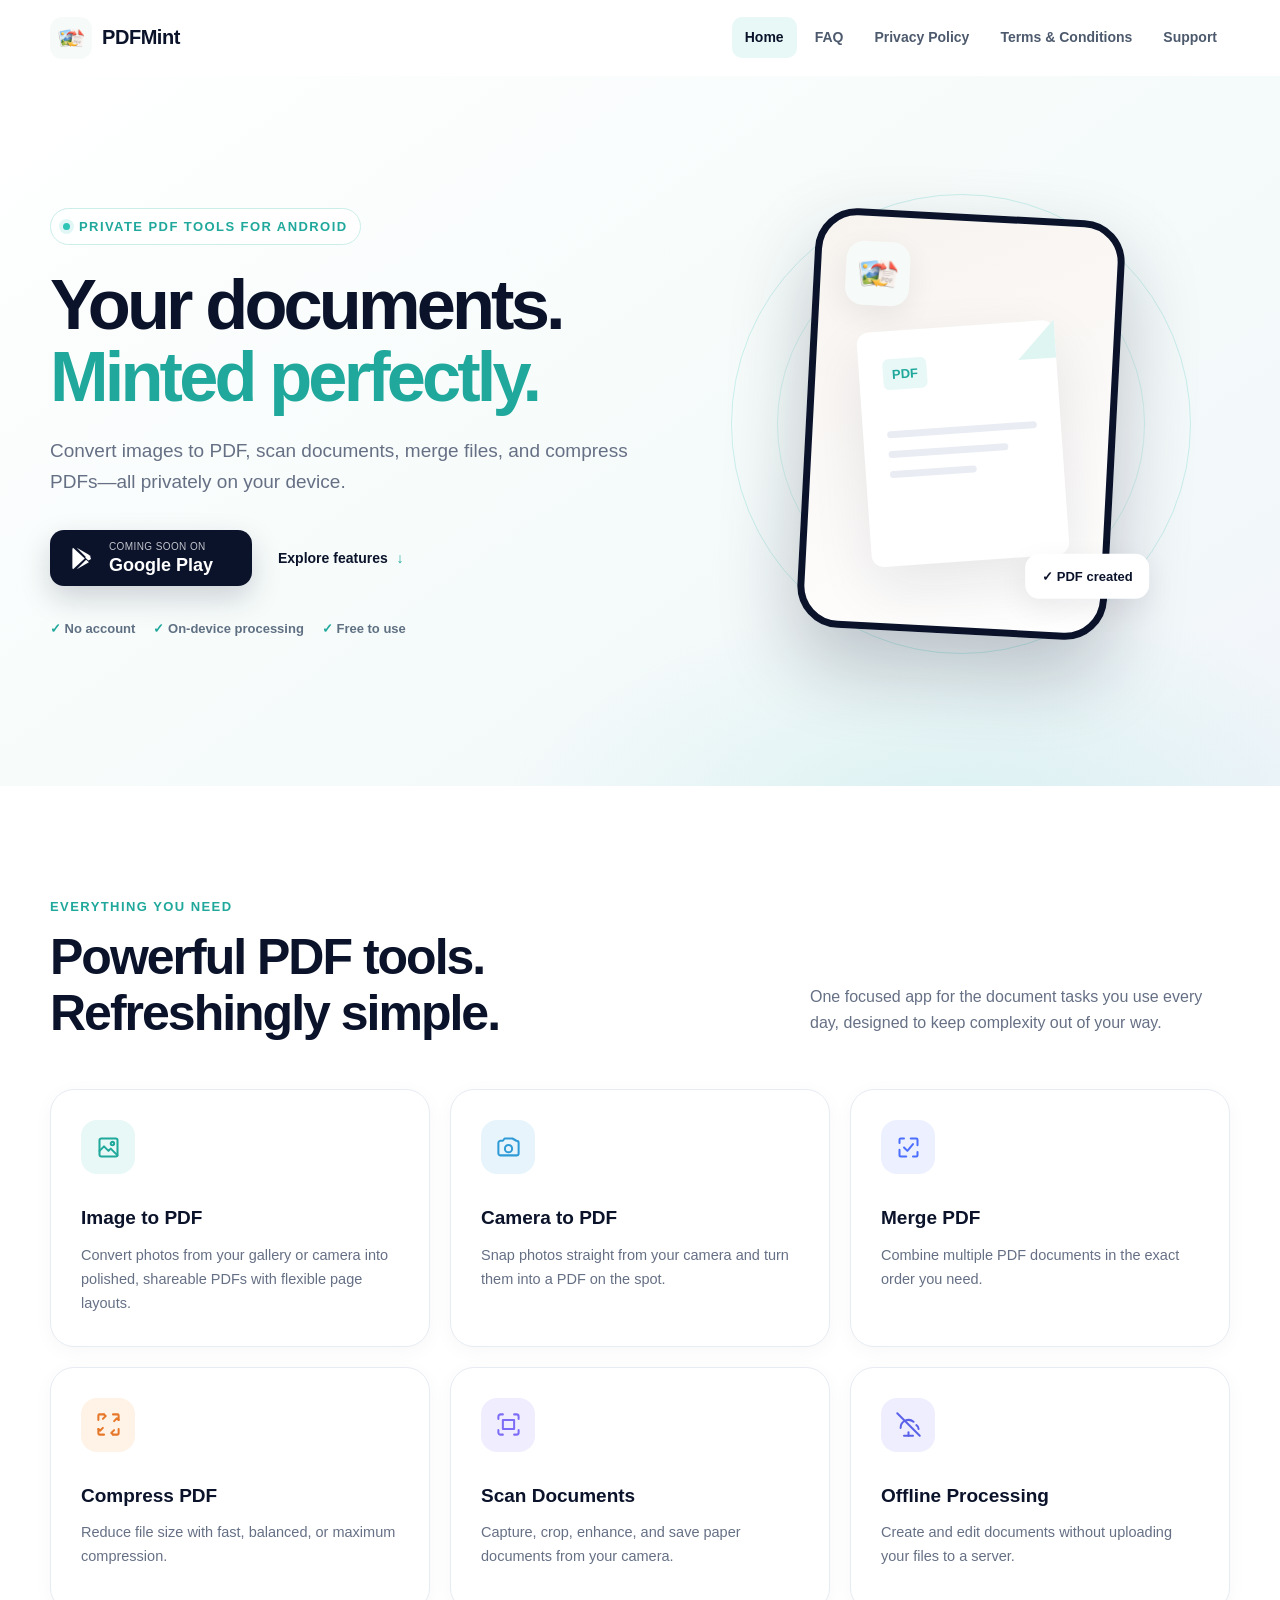
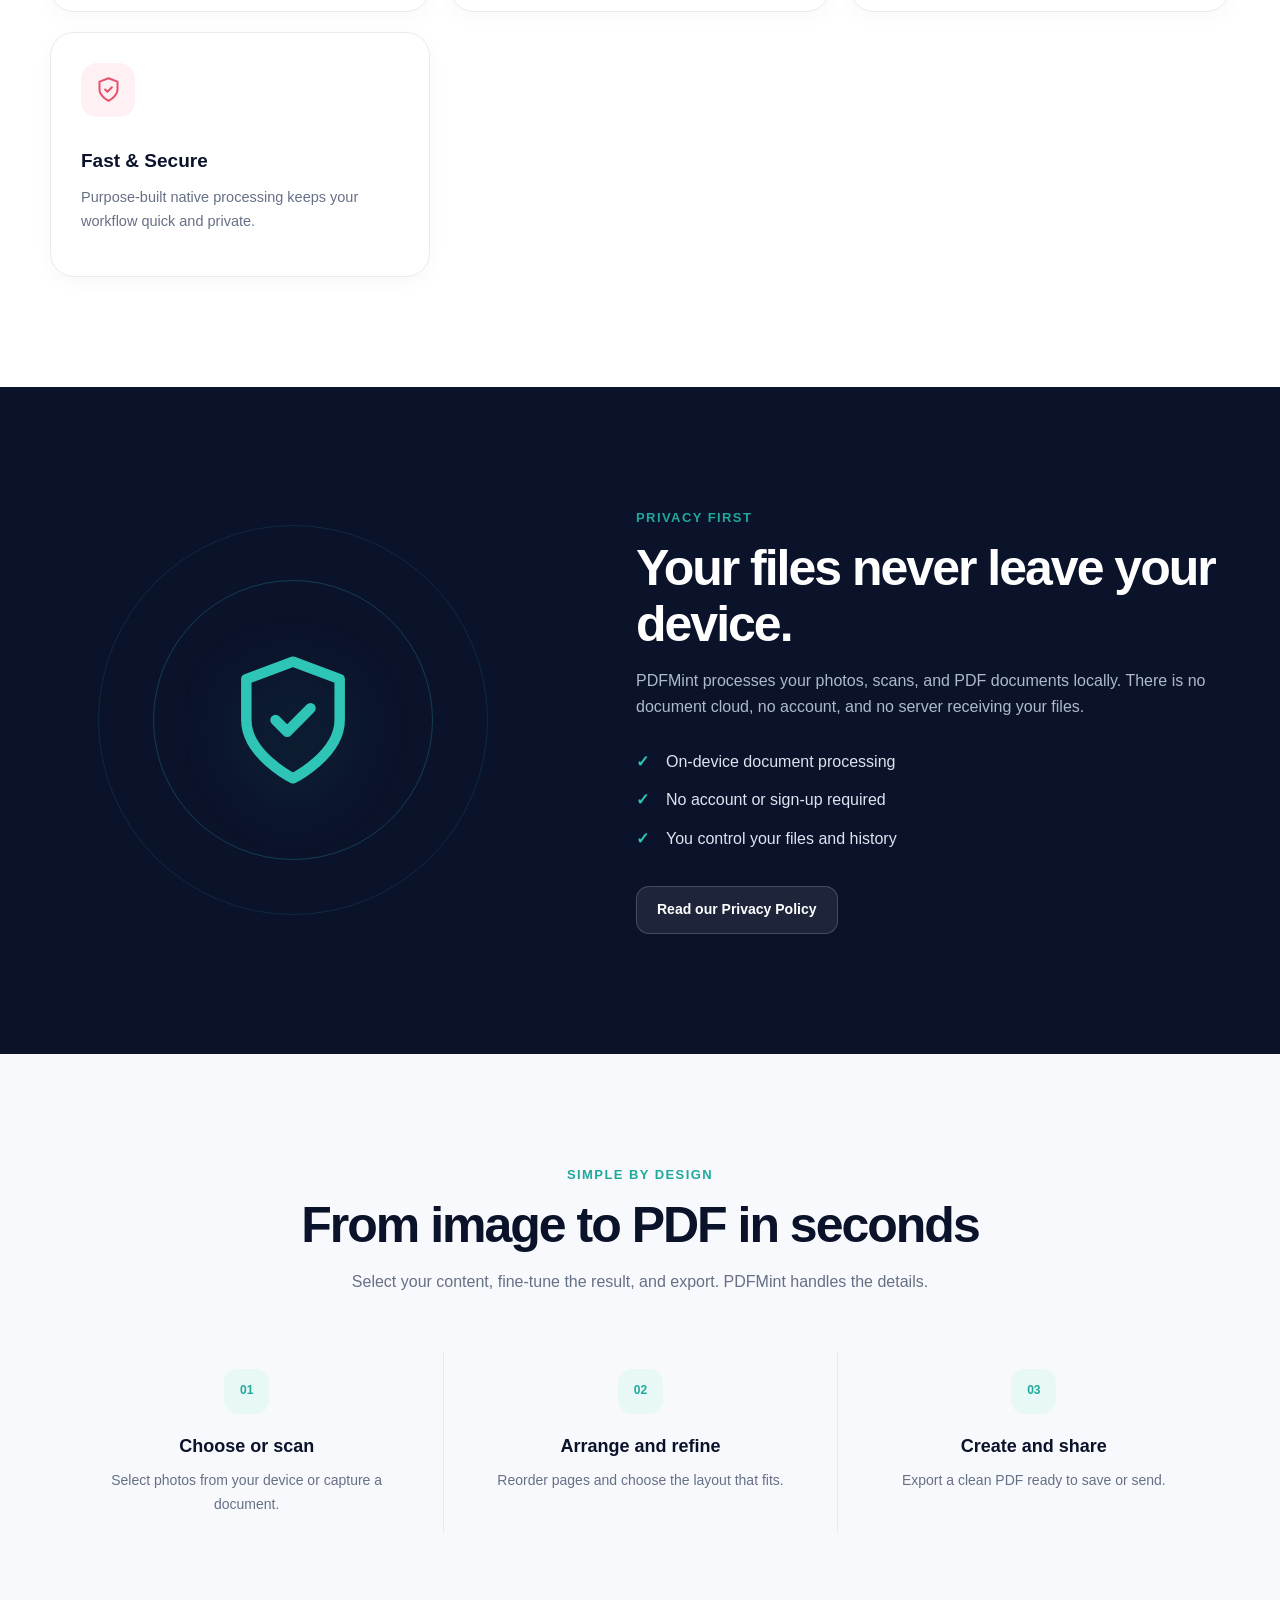
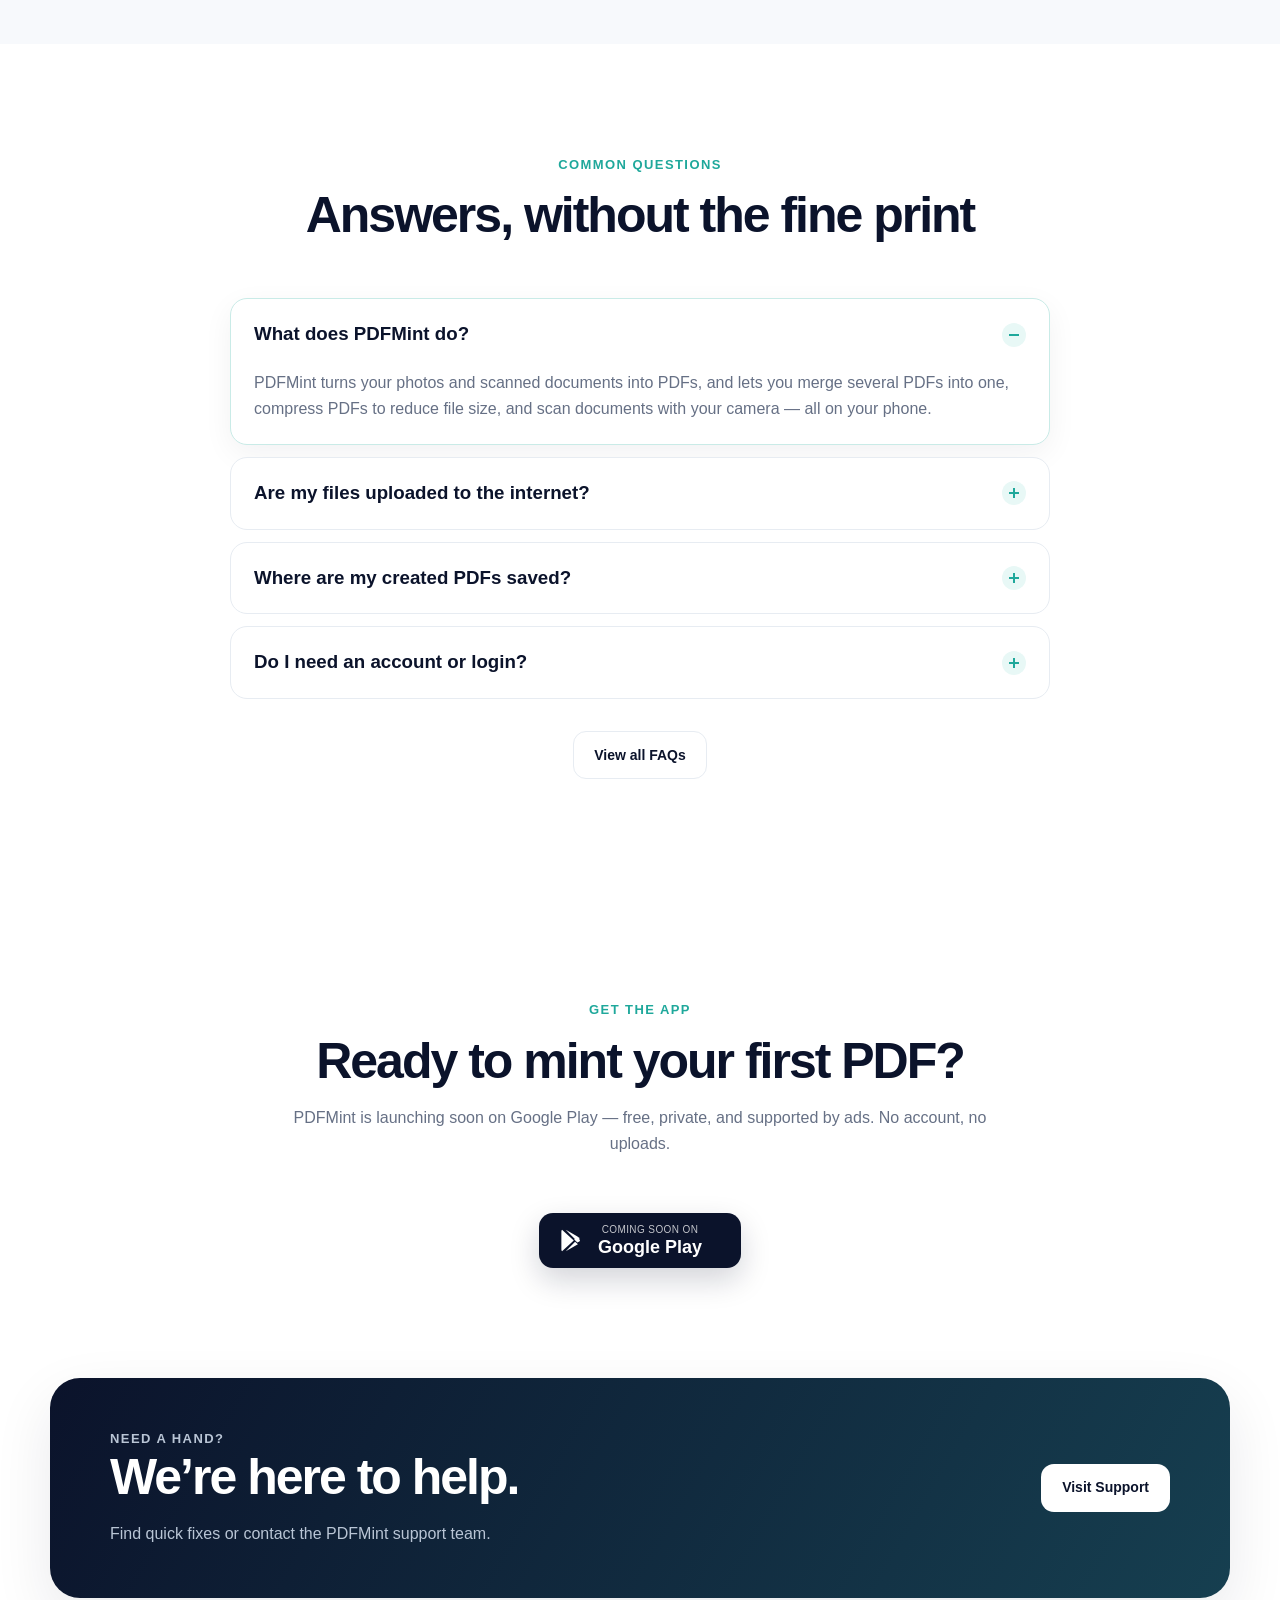
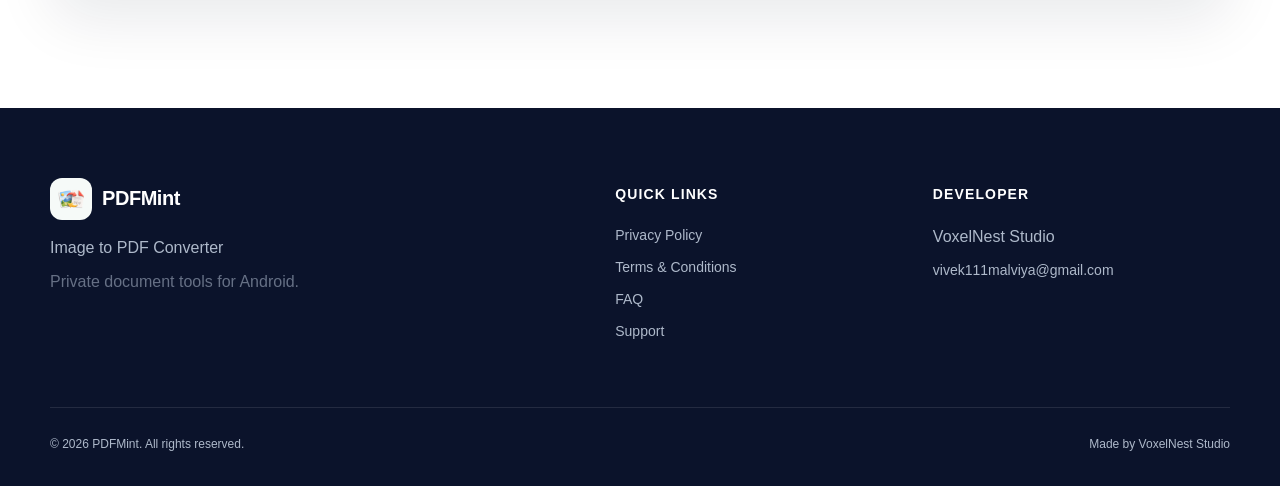
<file: index.html>
<!doctype html>
<html lang="en"><head>
  <meta charset="utf-8"><meta name="viewport" content="width=device-width,initial-scale=1">
  <title>PDFMint — Image to PDF Converter</title><meta name="description" content="Convert images to PDF, scan documents, merge PDFs, and compress files privately on your Android device with PDFMint.">
  <link rel="canonical" href="https://vmalviya2.github.io/pdfmint-website/"><meta name="theme-color" content="#2ec4b6">
  <meta property="og:type" content="website"><meta property="og:site_name" content="PDFMint"><meta property="og:title" content="PDFMint — Image to PDF Converter"><meta property="og:description" content="Convert images to PDF, scan documents, merge PDFs, and compress files privately on your Android device with PDFMint."><meta property="og:url" content="https://vmalviya2.github.io/pdfmint-website/"><meta property="og:image" content="https://vmalviya2.github.io/pdfmint-website/images/logo.png">
  <meta name="twitter:card" content="summary_large_image"><meta name="twitter:title" content="PDFMint — Image to PDF Converter"><meta name="twitter:description" content="Convert images to PDF, scan documents, merge PDFs, and compress files privately on your Android device with PDFMint."><meta name="twitter:image" content="https://vmalviya2.github.io/pdfmint-website/images/logo.png">
  <link rel="icon" href="favicon.ico" sizes="any"><link rel="icon" type="image/png" href="images/logo.png"><link rel="apple-touch-icon" href="images/logo.png"><link rel="manifest" href="manifest.json"><link rel="stylesheet" href="css/style.css">
  <script type="application/ld+json">{"@context":"https://schema.org","@type":"SoftwareApplication","name":"PDFMint","applicationCategory":"UtilitiesApplication","operatingSystem":"Android","description":"Convert images to PDF, scan documents, merge PDFs, and compress files privately on your Android device with PDFMint.","offers":{"@type":"Offer","price":"0","priceCurrency":"USD"},"author":{"@type":"Organization","name":"VoxelNest Studio"}}</script>
</head><body><header class="site-header" data-header>
  <div class="container nav-wrap">
    <a class="brand" href="index.html" aria-label="PDFMint home"><img src="images/logo.png" alt="" width="42" height="42"><span>PDFMint</span></a>
    <button class="nav-toggle" type="button" aria-label="Open navigation" aria-expanded="false" aria-controls="site-nav" data-nav-toggle><span></span><span></span><span></span></button>
    <nav id="site-nav" class="site-nav" aria-label="Primary navigation" data-nav><a href="index.html" aria-current="page" class="active">Home</a><a href="faq.html">FAQ</a><a href="privacy-policy.html">Privacy Policy</a><a href="terms-and-conditions.html">Terms & Conditions</a><a href="support.html">Support</a></nav>
  </div>
</header><main id="main-content"><section class="hero"><div class="hero-glow"></div><div class="container hero-grid">
    <div class="hero-copy"><div class="eyebrow"><span></span>Private PDF tools for Android</div><h1>Your documents.<br><em>Minted perfectly.</em></h1><p>Convert images to PDF, scan documents, merge files, and compress PDFs—all privately on your device.</p>
    <div class="hero-actions"><span class="store-button disabled" aria-label="Google Play release coming soon"><svg viewBox="0 0 24 24" aria-hidden="true"><path d="M3.6 2.4 14 12 3.6 21.6A2 2 0 0 1 3 20.1V3.9c0-.6.2-1.1.6-1.5Zm11.6 10.7 2.5 2.3-10.8 6.1 8.3-8.4Zm3.8-1.9c.7.4.7 1.2 0 1.6l-1.8 1-2.8-2.6 2.8-2.6 1.8 1Zm-12.1-8.7 10.8 6.1-2.5 2.3-8.3-8.4Z"/></svg><span><small>Coming soon on</small>Google Play</span></span><a class="text-link" href="#features">Explore features <span>↓</span></a></div>
    <div class="trust-row"><span>✓ No account</span><span>✓ On-device processing</span><span>✓ Free to use</span></div></div>
    <div class="hero-visual" aria-hidden="true"><div class="visual-orbit"></div><div class="phone-card"><img src="images/logo.png" alt=""><div class="pdf-sheet"><span>PDF</span><i></i><i></i><i></i></div><div class="success-pill">✓ PDF created</div></div></div>
  </div></section>
  <section class="section" id="features"><div class="container"><div class="section-heading"><div><p class="kicker">Everything you need</p><h2>Powerful PDF tools.<br>Refreshingly simple.</h2></div><p>One focused app for the document tasks you use every day, designed to keep complexity out of your way.</p></div><div class="feature-grid"><article class="feature-card"><div class="feature-icon image"><svg aria-hidden="true" viewBox="0 0 24 24" fill="none" stroke="currentColor" stroke-width="1.8" stroke-linecap="round" stroke-linejoin="round"><path d="M4 5.5A1.5 1.5 0 0 1 5.5 4h13A1.5 1.5 0 0 1 20 5.5v13a1.5 1.5 0 0 1-1.5 1.5h-13A1.5 1.5 0 0 1 4 18.5v-13Z"/><path d="m4 15 4-4 4 4 2-2 6 6"/><circle cx="15.5" cy="8.5" r="1.5"/></svg></div><h3>Image to PDF</h3><p>Convert photos from your gallery or camera into polished, shareable PDFs with flexible page layouts.</p></article><article class="feature-card"><div class="feature-icon camera"><svg aria-hidden="true" viewBox="0 0 24 24" fill="none" stroke="currentColor" stroke-width="1.8" stroke-linecap="round" stroke-linejoin="round"><path d="M3 8a2 2 0 0 1 2-2h2l1.5-2h7L19 6h0a2 2 0 0 1 2 2v9a2 2 0 0 1-2 2H5a2 2 0 0 1-2-2V8Z"/><circle cx="12" cy="13" r="3.2"/></svg></div><h3>Camera to PDF</h3><p>Snap photos straight from your camera and turn them into a PDF on the spot.</p></article><article class="feature-card"><div class="feature-icon merge"><svg aria-hidden="true" viewBox="0 0 24 24" fill="none" stroke="currentColor" stroke-width="1.8" stroke-linecap="round" stroke-linejoin="round"><path d="M8 4H5a1 1 0 0 0-1 1v3"/><path d="M16 20h3a1 1 0 0 0 1-1v-3"/><path d="M14 4h5a1 1 0 0 1 1 1v5"/><path d="M10 20H5a1 1 0 0 1-1-1v-5"/><path d="m8 12 3 3 5-6"/></svg></div><h3>Merge PDF</h3><p>Combine multiple PDF documents in the exact order you need.</p></article><article class="feature-card"><div class="feature-icon compress"><svg aria-hidden="true" viewBox="0 0 24 24" fill="none" stroke="currentColor" stroke-width="1.8" stroke-linecap="round" stroke-linejoin="round"><path d="m8 3 1.5 1.5L7 7"/><path d="M3 8V4a1 1 0 0 1 1-1h4"/><path d="m16 21-1.5-1.5L17 17"/><path d="M21 16v4a1 1 0 0 1-1 1h-4"/><path d="m21 8-1.5-1.5L17 9"/><path d="M16 3h4a1 1 0 0 1 1 1v4"/><path d="m3 16 1.5 1.5L7 15"/><path d="M8 21H4a1 1 0 0 1-1-1v-4"/></svg></div><h3>Compress PDF</h3><p>Reduce file size with fast, balanced, or maximum compression.</p></article><article class="feature-card"><div class="feature-icon scan"><svg aria-hidden="true" viewBox="0 0 24 24" fill="none" stroke="currentColor" stroke-width="1.8" stroke-linecap="round" stroke-linejoin="round"><path d="M3 7V5a2 2 0 0 1 2-2h2"/><path d="M17 3h2a2 2 0 0 1 2 2v2"/><path d="M21 17v2a2 2 0 0 1-2 2h-2"/><path d="M7 21H5a2 2 0 0 1-2-2v-2"/><path d="M7 8h10v8H7z"/></svg></div><h3>Scan Documents</h3><p>Capture, crop, enhance, and save paper documents from your camera.</p></article><article class="feature-card"><div class="feature-icon offline"><svg aria-hidden="true" viewBox="0 0 24 24" fill="none" stroke="currentColor" stroke-width="1.8" stroke-linecap="round" stroke-linejoin="round"><path d="M12 19v3"/><path d="M8 22h8"/><path d="M5 15a7 7 0 0 1 11.5-5.4"/><path d="M2 2 22 22"/><path d="M19 12.5c1.2.7 2 2 2 3.5"/></svg></div><h3>Offline Processing</h3><p>Create and edit documents without uploading your files to a server.</p></article><article class="feature-card"><div class="feature-icon secure"><svg aria-hidden="true" viewBox="0 0 24 24" fill="none" stroke="currentColor" stroke-width="1.8" stroke-linecap="round" stroke-linejoin="round"><path d="M12 22s8-4 8-10V5l-8-3-8 3v7c0 6 8 10 8 10Z"/><path d="m9 12 2 2 4-4"/></svg></div><h3>Fast & Secure</h3><p>Purpose-built native processing keeps your workflow quick and private.</p></article></div></div></section>
  <section class="privacy-section"><div class="container privacy-grid"><div class="privacy-art"><svg aria-hidden="true" viewBox="0 0 24 24" fill="none" stroke="currentColor" stroke-width="1.8" stroke-linecap="round" stroke-linejoin="round"><path d="M12 22s8-4 8-10V5l-8-3-8 3v7c0 6 8 10 8 10Z"/><path d="m9 12 2 2 4-4"/></svg><div class="privacy-ring one"></div><div class="privacy-ring two"></div></div><div><p class="kicker">Privacy first</p><h2>Your files never leave your device.</h2><p>PDFMint processes your photos, scans, and PDF documents locally. There is no document cloud, no account, and no server receiving your files.</p><ul class="check-list"><li>On-device document processing</li><li>No account or sign-up required</li><li>You control your files and history</li></ul><a class="button secondary" href="privacy-policy.html">Read our Privacy Policy</a></div></div></section>
  <section class="section workflow"><div class="container"><div class="center-heading"><p class="kicker">Simple by design</p><h2>From image to PDF in seconds</h2><p>Select your content, fine-tune the result, and export. PDFMint handles the details.</p></div><div class="steps"><article><span>01</span><h3>Choose or scan</h3><p>Select photos from your device or capture a document.</p></article><article><span>02</span><h3>Arrange and refine</h3><p>Reorder pages and choose the layout that fits.</p></article><article><span>03</span><h3>Create and share</h3><p>Export a clean PDF ready to save or send.</p></article></div></div></section>
  <section class="section faq-preview"><div class="container narrow"><div class="center-heading"><p class="kicker">Common questions</p><h2>Answers, without the fine print</h2></div><div class="accordion-list"><article class="accordion open"><h3><button type="button" aria-expanded="true" aria-controls="faq-panel-0" id="faq-button-0"><span>What does PDFMint do?</span><i aria-hidden="true"></i></button></h3><div class="accordion-panel" id="faq-panel-0" role="region" aria-labelledby="faq-button-0"><div class="accordion-content"><p>PDFMint turns your photos and scanned documents into PDFs, and lets you merge several PDFs into one, compress PDFs to reduce file size, and scan documents with your camera — all on your phone.</p></div></div></article><article class="accordion"><h3><button type="button" aria-expanded="false" aria-controls="faq-panel-1" id="faq-button-1"><span>Are my files uploaded to the internet?</span><i aria-hidden="true"></i></button></h3><div class="accordion-panel" id="faq-panel-1" role="region" aria-labelledby="faq-button-1"><div class="accordion-content"><p>No. All processing happens <strong>on your device</strong>. Your images and PDFs are never uploaded to our servers. Your files stay private to your phone.</p></div></div></article><article class="accordion"><h3><button type="button" aria-expanded="false" aria-controls="faq-panel-2" id="faq-button-2"><span>Where are my created PDFs saved?</span><i aria-hidden="true"></i></button></h3><div class="accordion-panel" id="faq-panel-2" role="region" aria-labelledby="faq-button-2"><div class="accordion-content"><p>They&#39;re saved on your device and listed in the in-app <strong>History</strong> screen, where you can open, share, or delete them anytime.</p></div></div></article><article class="accordion"><h3><button type="button" aria-expanded="false" aria-controls="faq-panel-3" id="faq-button-3"><span>Do I need an account or login?</span><i aria-hidden="true"></i></button></h3><div class="accordion-panel" id="faq-panel-3" role="region" aria-labelledby="faq-button-3"><div class="accordion-content"><p>No. PDFMint works without any sign-up, account, or login.</p></div></div></article></div><div class="center-action"><a class="button secondary" href="faq.html">View all FAQs</a></div></div></section>
  <section class="section" id="download"><div class="container narrow"><div class="center-heading"><p class="kicker">Get the app</p><h2>Ready to mint your first PDF?</h2><p>PDFMint is launching soon on Google Play — free, private, and supported by ads. No account, no uploads.</p></div><div class="center-action"><span class="store-button disabled" aria-label="Google Play release coming soon"><svg viewBox="0 0 24 24" aria-hidden="true"><path d="M3.6 2.4 14 12 3.6 21.6A2 2 0 0 1 3 20.1V3.9c0-.6.2-1.1.6-1.5Zm11.6 10.7 2.5 2.3-10.8 6.1 8.3-8.4Zm3.8-1.9c.7.4.7 1.2 0 1.6l-1.8 1-2.8-2.6 2.8-2.6 1.8 1Zm-12.1-8.7 10.8 6.1-2.5 2.3-8.3-8.4Z"/></svg><span><small>Coming soon on</small>Google Play</span></span></div></div></section><section class="section support-cta"><div class="container"><div class="cta-card"><div><p class="kicker">Need a hand?</p><h2>We’re here to help.</h2><p>Find quick fixes or contact the PDFMint support team.</p></div><a class="button light" href="support.html">Visit Support</a></div></div></section></main><footer class="site-footer"><div class="container footer-grid">
    <div class="footer-brand"><a class="brand" href="index.html"><img src="images/logo.png" alt="" width="42" height="42"><span>PDFMint</span></a><p>Image to PDF Converter</p><p class="muted">Private document tools for Android.</p></div>
    <div><h2>Quick links</h2><a href="privacy-policy.html">Privacy Policy</a><a href="terms-and-conditions.html">Terms & Conditions</a><a href="faq.html">FAQ</a><a href="support.html">Support</a></div>
    <div><h2>Developer</h2><p>VoxelNest Studio</p><a href="mailto:vivek111malviya@gmail.com">vivek111malviya@gmail.com</a></div>
  </div><div class="container footer-bottom"><p>© 2026 PDFMint. All rights reserved.</p><p>Made by VoxelNest Studio</p></div></footer><script src="js/app.js" defer></script></body></html>
</file>
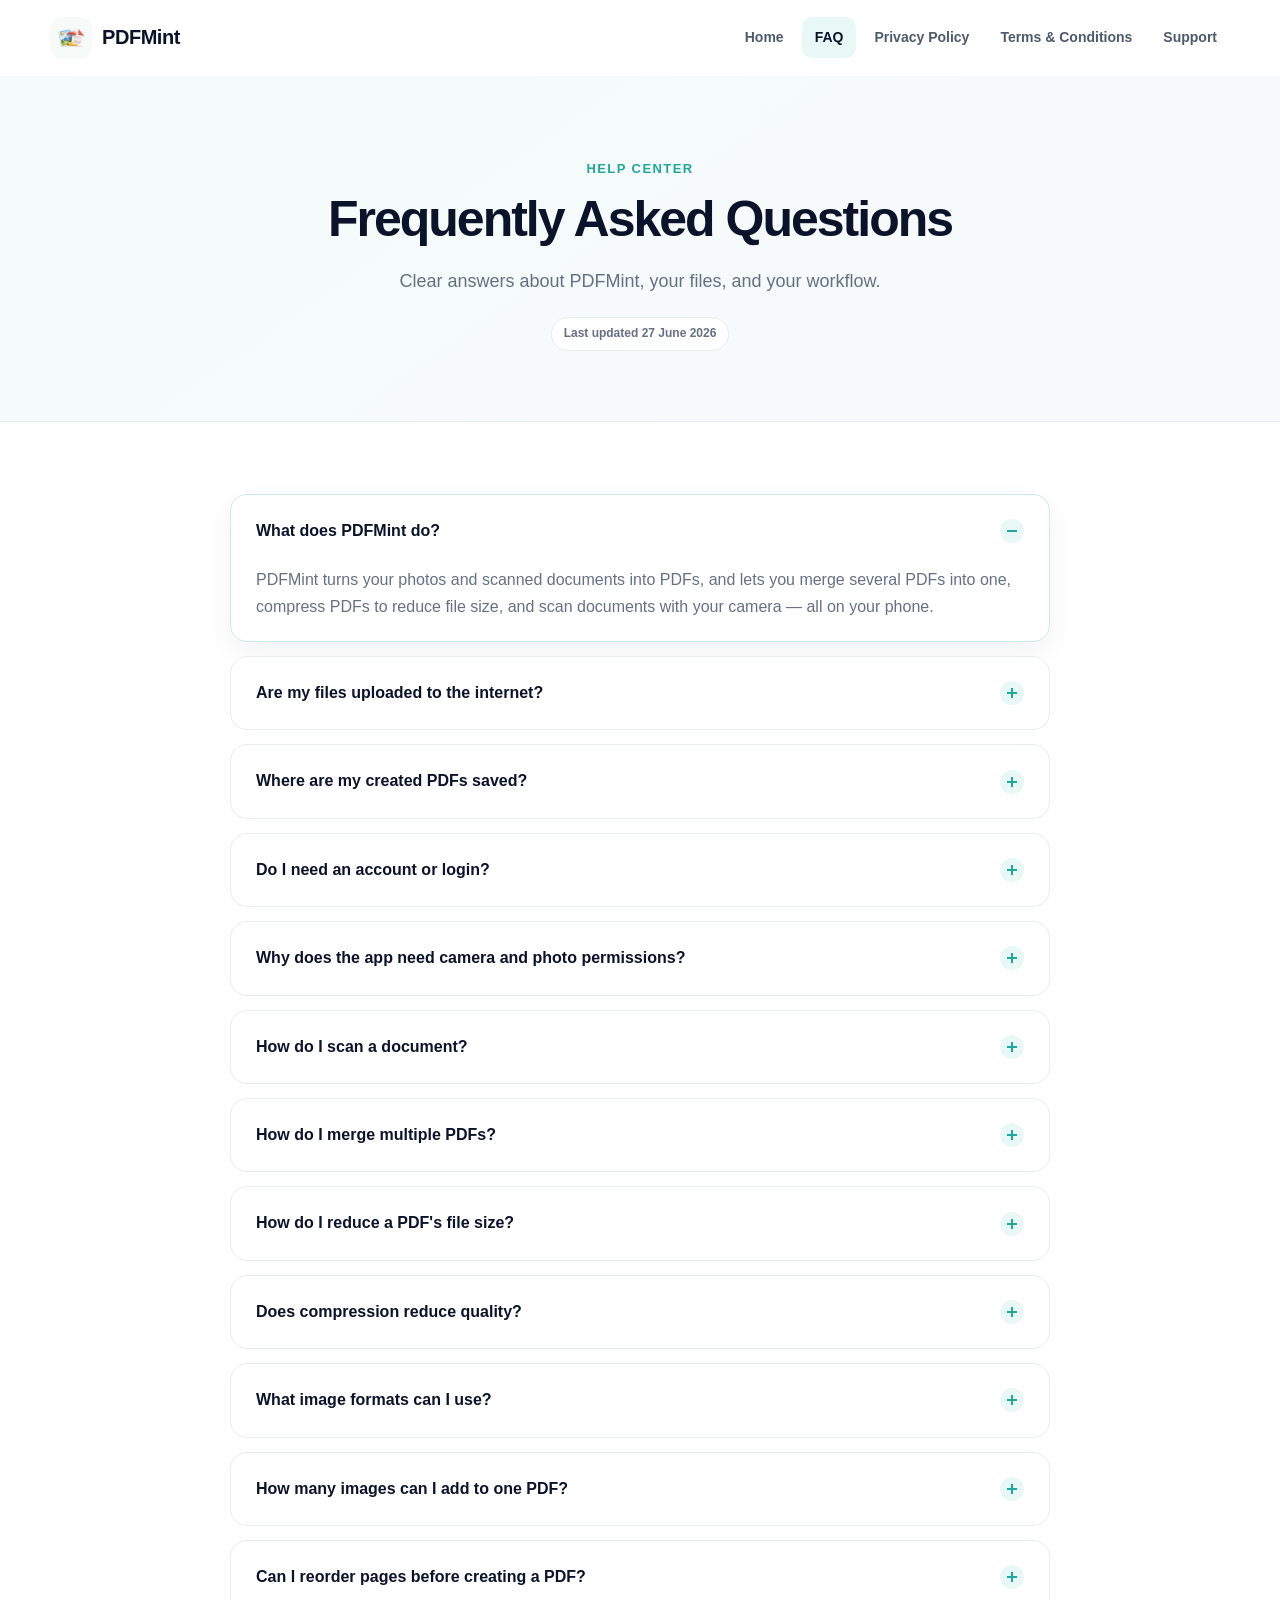
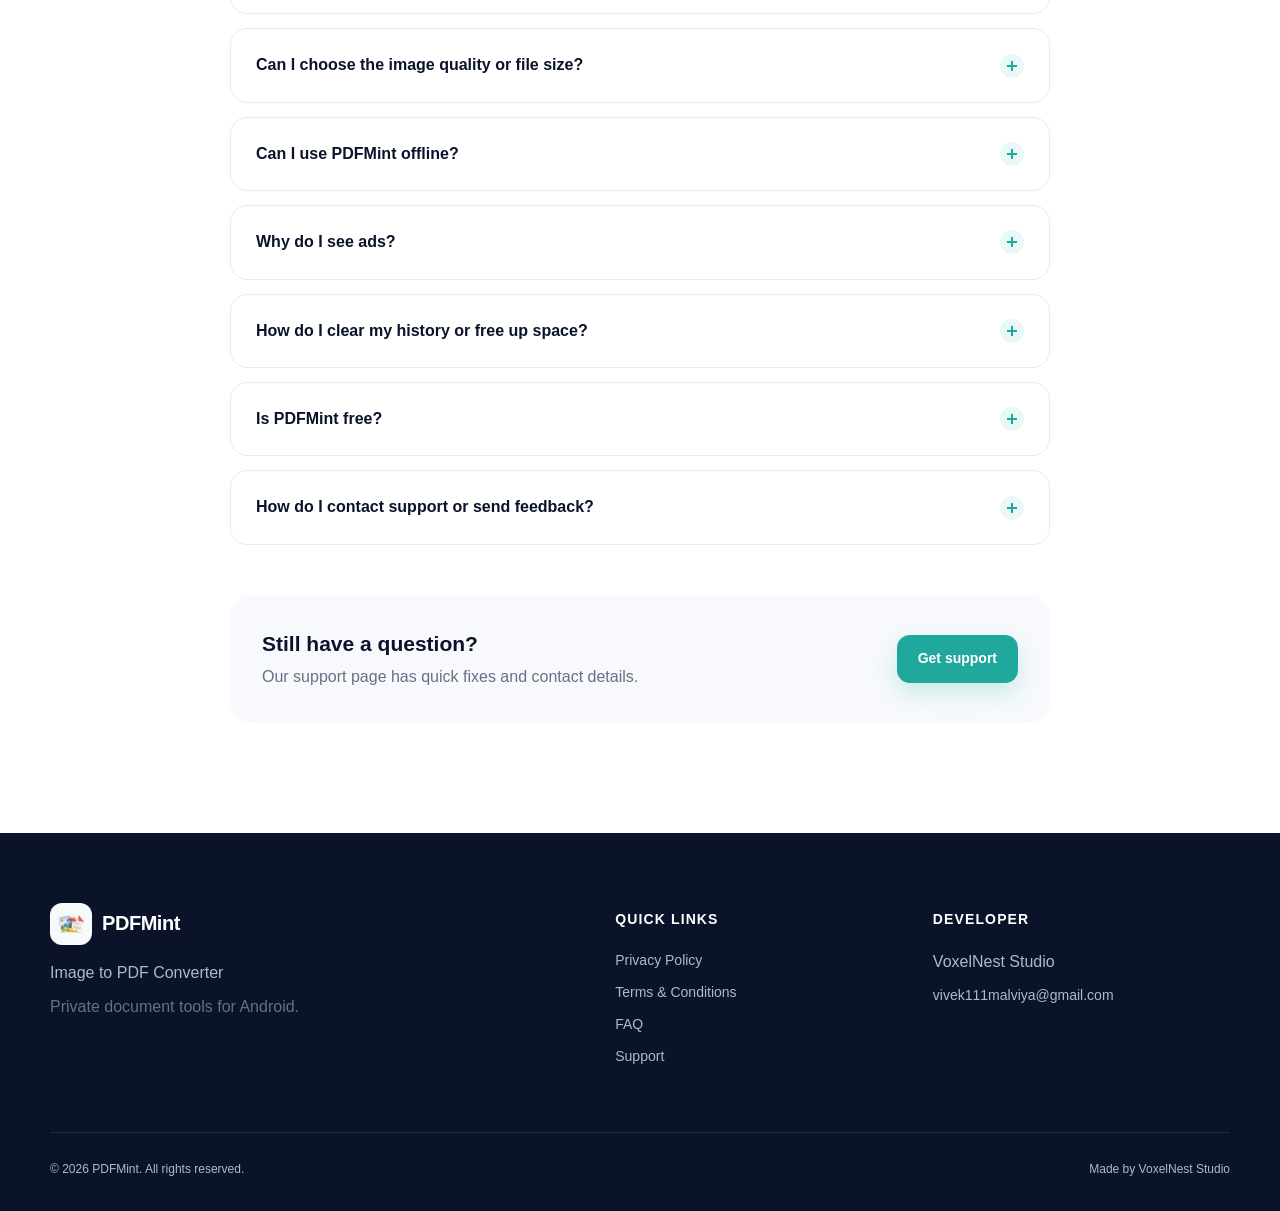
<file: faq.html>
<!doctype html>
<html lang="en"><head>
  <meta charset="utf-8"><meta name="viewport" content="width=device-width,initial-scale=1">
  <title>Frequently Asked Questions — PDFMint</title><meta name="description" content="Answers about creating, scanning, merging, compressing, storing, and protecting PDFs with PDFMint.">
  <link rel="canonical" href="https://vmalviya2.github.io/pdfmint-website/faq.html"><meta name="theme-color" content="#2ec4b6">
  <meta property="og:type" content="website"><meta property="og:site_name" content="PDFMint"><meta property="og:title" content="Frequently Asked Questions — PDFMint"><meta property="og:description" content="Answers about creating, scanning, merging, compressing, storing, and protecting PDFs with PDFMint."><meta property="og:url" content="https://vmalviya2.github.io/pdfmint-website/faq.html"><meta property="og:image" content="https://vmalviya2.github.io/pdfmint-website/images/logo.png">
  <meta name="twitter:card" content="summary_large_image"><meta name="twitter:title" content="Frequently Asked Questions — PDFMint"><meta name="twitter:description" content="Answers about creating, scanning, merging, compressing, storing, and protecting PDFs with PDFMint."><meta name="twitter:image" content="https://vmalviya2.github.io/pdfmint-website/images/logo.png">
  <link rel="icon" href="favicon.ico" sizes="any"><link rel="icon" type="image/png" href="images/logo.png"><link rel="apple-touch-icon" href="images/logo.png"><link rel="manifest" href="manifest.json"><link rel="stylesheet" href="css/style.css">
  <script type="application/ld+json">{"@context":"https://schema.org","@type":"FAQPage","mainEntity":[{"@type":"Question","name":"What does PDFMint do?","acceptedAnswer":{"@type":"Answer","text":" PDFMint turns your photos and scanned documents into PDFs, and lets you merge several PDFs into one, compress PDFs to reduce file size, and scan documents with your camera — all on your phone. "}},{"@type":"Question","name":"Are my files uploaded to the internet?","acceptedAnswer":{"@type":"Answer","text":" No. All processing happens  on your device . Your images and PDFs are never uploaded to our servers. Your files stay private to your phone. "}},{"@type":"Question","name":"Where are my created PDFs saved?","acceptedAnswer":{"@type":"Answer","text":" They&#39;re saved on your device and listed in the in-app  History  screen, where you can open, share, or delete them anytime. "}},{"@type":"Question","name":"Do I need an account or login?","acceptedAnswer":{"@type":"Answer","text":" No. PDFMint works without any sign-up, account, or login. "}},{"@type":"Question","name":"Why does the app need camera and photo permissions?","acceptedAnswer":{"@type":"Answer","text":" \n  Camera  — to scan documents directly in the app. \n  Photos/Media  — to pick the images you want to convert and to save/open your PDFs. \n \n These are only used for the features you choose. You can manage permissions in your device Settings. "}},{"@type":"Question","name":"How do I scan a document?","acceptedAnswer":{"@type":"Answer","text":" Tap  Scan Document  on the home screen, capture the page, then crop, enhance, and save it as a PDF. "}},{"@type":"Question","name":"How do I merge multiple PDFs?","acceptedAnswer":{"@type":"Answer","text":" Open  Merge PDF , tap the PDFs in the order you want them combined, then tap  Merge PDFs . "}},{"@type":"Question","name":"How do I reduce a PDF's file size?","acceptedAnswer":{"@type":"Answer","text":" Open  Compress PDF , choose a PDF and a compression level (Fast, Balanced, or Maximum), then tap  Compress PDF . "}},{"@type":"Question","name":"Does compression reduce quality?","acceptedAnswer":{"@type":"Answer","text":" PDFMint&#39;s compression is designed to keep your documents readable. Higher compression (&quot;Maximum&quot;) produces the smallest file; &quot;Balanced&quot; is recommended for most documents. "}},{"@type":"Question","name":"What image formats can I use?","acceptedAnswer":{"@type":"Answer","text":" PDFMint works with standard photo formats such as JPG and PNG, whether you pick them from your gallery or capture them with your camera. "}},{"@type":"Question","name":"How many images can I add to one PDF?","acceptedAnswer":{"@type":"Answer","text":" You can add up to 20 images per PDF. "}},{"@type":"Question","name":"Can I reorder pages before creating a PDF?","acceptedAnswer":{"@type":"Answer","text":" Yes. After selecting your images, just hold and drag any page to reorder it before you export the PDF. "}},{"@type":"Question","name":"Can I choose the image quality or file size?","acceptedAnswer":{"@type":"Answer","text":" Yes. When creating a PDF you can choose Small, Medium, or Original quality to balance file size against image clarity. "}},{"@type":"Question","name":"Can I use PDFMint offline?","acceptedAnswer":{"@type":"Answer","text":" Yes. All document processing works offline. An internet connection is only needed to load ads. "}},{"@type":"Question","name":"Why do I see ads?","acceptedAnswer":{"@type":"Answer","text":" Ads (via Google AdMob) keep PDFMint free to use. "}},{"@type":"Question","name":"How do I clear my history or free up space?","acceptedAnswer":{"@type":"Answer","text":" Go to  Settings → Clear History  to remove saved PDFs, or  Settings → Clear Cache  to remove temporary files. "}},{"@type":"Question","name":"Is PDFMint free?","acceptedAnswer":{"@type":"Answer","text":" Yes, PDFMint is free to use and supported by ads. "}},{"@type":"Question","name":"How do I contact support or send feedback?","acceptedAnswer":{"@type":"Answer","text":" Use  Settings → Contact Support  or  Settings → Send Feedback , or email us at  vivek111malviya@gmail.com . "}}]}</script>
</head><body><header class="site-header" data-header>
  <div class="container nav-wrap">
    <a class="brand" href="index.html" aria-label="PDFMint home"><img src="images/logo.png" alt="" width="42" height="42"><span>PDFMint</span></a>
    <button class="nav-toggle" type="button" aria-label="Open navigation" aria-expanded="false" aria-controls="site-nav" data-nav-toggle><span></span><span></span><span></span></button>
    <nav id="site-nav" class="site-nav" aria-label="Primary navigation" data-nav><a href="index.html">Home</a><a href="faq.html" aria-current="page" class="active">FAQ</a><a href="privacy-policy.html">Privacy Policy</a><a href="terms-and-conditions.html">Terms & Conditions</a><a href="support.html">Support</a></nav>
  </div>
</header><main id="main-content"><section class="page-hero"><div class="container narrow"><p class="kicker">Help center</p><h1>Frequently Asked Questions</h1><p>Clear answers about PDFMint, your files, and your workflow.</p><p class="updated">Last updated 27 June 2026</p></div></section><section class="content-section"><div class="container narrow"><div class="accordion-list full"><article class="accordion open"><h3><button type="button" aria-expanded="true" aria-controls="faq-panel-0" id="faq-button-0"><span>What does PDFMint do?</span><i aria-hidden="true"></i></button></h3><div class="accordion-panel" id="faq-panel-0" role="region" aria-labelledby="faq-button-0"><div class="accordion-content"><p>PDFMint turns your photos and scanned documents into PDFs, and lets you merge several PDFs into one, compress PDFs to reduce file size, and scan documents with your camera — all on your phone.</p></div></div></article><article class="accordion"><h3><button type="button" aria-expanded="false" aria-controls="faq-panel-1" id="faq-button-1"><span>Are my files uploaded to the internet?</span><i aria-hidden="true"></i></button></h3><div class="accordion-panel" id="faq-panel-1" role="region" aria-labelledby="faq-button-1"><div class="accordion-content"><p>No. All processing happens <strong>on your device</strong>. Your images and PDFs are never uploaded to our servers. Your files stay private to your phone.</p></div></div></article><article class="accordion"><h3><button type="button" aria-expanded="false" aria-controls="faq-panel-2" id="faq-button-2"><span>Where are my created PDFs saved?</span><i aria-hidden="true"></i></button></h3><div class="accordion-panel" id="faq-panel-2" role="region" aria-labelledby="faq-button-2"><div class="accordion-content"><p>They&#39;re saved on your device and listed in the in-app <strong>History</strong> screen, where you can open, share, or delete them anytime.</p></div></div></article><article class="accordion"><h3><button type="button" aria-expanded="false" aria-controls="faq-panel-3" id="faq-button-3"><span>Do I need an account or login?</span><i aria-hidden="true"></i></button></h3><div class="accordion-panel" id="faq-panel-3" role="region" aria-labelledby="faq-button-3"><div class="accordion-content"><p>No. PDFMint works without any sign-up, account, or login.</p></div></div></article><article class="accordion"><h3><button type="button" aria-expanded="false" aria-controls="faq-panel-4" id="faq-button-4"><span>Why does the app need camera and photo permissions?</span><i aria-hidden="true"></i></button></h3><div class="accordion-panel" id="faq-panel-4" role="region" aria-labelledby="faq-button-4"><div class="accordion-content"><ul>
<li><strong>Camera</strong> — to scan documents directly in the app.</li>
<li><strong>Photos/Media</strong> — to pick the images you want to convert and to save/open your PDFs.</li>
</ul>
<p>These are only used for the features you choose. You can manage permissions in your device Settings.</p></div></div></article><article class="accordion"><h3><button type="button" aria-expanded="false" aria-controls="faq-panel-5" id="faq-button-5"><span>How do I scan a document?</span><i aria-hidden="true"></i></button></h3><div class="accordion-panel" id="faq-panel-5" role="region" aria-labelledby="faq-button-5"><div class="accordion-content"><p>Tap <strong>Scan Document</strong> on the home screen, capture the page, then crop, enhance, and save it as a PDF.</p></div></div></article><article class="accordion"><h3><button type="button" aria-expanded="false" aria-controls="faq-panel-6" id="faq-button-6"><span>How do I merge multiple PDFs?</span><i aria-hidden="true"></i></button></h3><div class="accordion-panel" id="faq-panel-6" role="region" aria-labelledby="faq-button-6"><div class="accordion-content"><p>Open <strong>Merge PDF</strong>, tap the PDFs in the order you want them combined, then tap <strong>Merge PDFs</strong>.</p></div></div></article><article class="accordion"><h3><button type="button" aria-expanded="false" aria-controls="faq-panel-7" id="faq-button-7"><span>How do I reduce a PDF&#39;s file size?</span><i aria-hidden="true"></i></button></h3><div class="accordion-panel" id="faq-panel-7" role="region" aria-labelledby="faq-button-7"><div class="accordion-content"><p>Open <strong>Compress PDF</strong>, choose a PDF and a compression level (Fast, Balanced, or Maximum), then tap <strong>Compress PDF</strong>.</p></div></div></article><article class="accordion"><h3><button type="button" aria-expanded="false" aria-controls="faq-panel-8" id="faq-button-8"><span>Does compression reduce quality?</span><i aria-hidden="true"></i></button></h3><div class="accordion-panel" id="faq-panel-8" role="region" aria-labelledby="faq-button-8"><div class="accordion-content"><p>PDFMint&#39;s compression is designed to keep your documents readable. Higher compression (&quot;Maximum&quot;) produces the smallest file; &quot;Balanced&quot; is recommended for most documents.</p></div></div></article><article class="accordion"><h3><button type="button" aria-expanded="false" aria-controls="faq-panel-13" id="faq-button-13"><span>What image formats can I use?</span><i aria-hidden="true"></i></button></h3><div class="accordion-panel" id="faq-panel-13" role="region" aria-labelledby="faq-button-13"><div class="accordion-content"><p>PDFMint works with standard photo formats such as <strong>JPG</strong> and <strong>PNG</strong>, whether you pick them from your gallery or capture them with your camera.</p></div></div></article><article class="accordion"><h3><button type="button" aria-expanded="false" aria-controls="faq-panel-14" id="faq-button-14"><span>How many images can I add to one PDF?</span><i aria-hidden="true"></i></button></h3><div class="accordion-panel" id="faq-panel-14" role="region" aria-labelledby="faq-button-14"><div class="accordion-content"><p>You can add up to <strong>20 images</strong> per PDF.</p></div></div></article><article class="accordion"><h3><button type="button" aria-expanded="false" aria-controls="faq-panel-15" id="faq-button-15"><span>Can I reorder pages before creating a PDF?</span><i aria-hidden="true"></i></button></h3><div class="accordion-panel" id="faq-panel-15" role="region" aria-labelledby="faq-button-15"><div class="accordion-content"><p>Yes. After selecting your images, just <strong>hold and drag</strong> any page to reorder it before you export the PDF.</p></div></div></article><article class="accordion"><h3><button type="button" aria-expanded="false" aria-controls="faq-panel-16" id="faq-button-16"><span>Can I choose the image quality or file size?</span><i aria-hidden="true"></i></button></h3><div class="accordion-panel" id="faq-panel-16" role="region" aria-labelledby="faq-button-16"><div class="accordion-content"><p>Yes. When creating a PDF you can choose <strong>Small</strong>, <strong>Medium</strong>, or <strong>Original</strong> quality to balance file size against image clarity.</p></div></div></article><article class="accordion"><h3><button type="button" aria-expanded="false" aria-controls="faq-panel-17" id="faq-button-17"><span>Can I use PDFMint offline?</span><i aria-hidden="true"></i></button></h3><div class="accordion-panel" id="faq-panel-17" role="region" aria-labelledby="faq-button-17"><div class="accordion-content"><p>Yes. All document processing works <strong>offline</strong>. An internet connection is only needed to load ads.</p></div></div></article><article class="accordion"><h3><button type="button" aria-expanded="false" aria-controls="faq-panel-9" id="faq-button-9"><span>Why do I see ads?</span><i aria-hidden="true"></i></button></h3><div class="accordion-panel" id="faq-panel-9" role="region" aria-labelledby="faq-button-9"><div class="accordion-content"><p>Ads (via Google AdMob) keep PDFMint free to use.</p></div></div></article><article class="accordion"><h3><button type="button" aria-expanded="false" aria-controls="faq-panel-10" id="faq-button-10"><span>How do I clear my history or free up space?</span><i aria-hidden="true"></i></button></h3><div class="accordion-panel" id="faq-panel-10" role="region" aria-labelledby="faq-button-10"><div class="accordion-content"><p>Go to <strong>Settings → Clear History</strong> to remove saved PDFs, or <strong>Settings → Clear Cache</strong> to remove temporary files.</p></div></div></article><article class="accordion"><h3><button type="button" aria-expanded="false" aria-controls="faq-panel-11" id="faq-button-11"><span>Is PDFMint free?</span><i aria-hidden="true"></i></button></h3><div class="accordion-panel" id="faq-panel-11" role="region" aria-labelledby="faq-button-11"><div class="accordion-content"><p>Yes, PDFMint is free to use and supported by ads.</p></div></div></article><article class="accordion"><h3><button type="button" aria-expanded="false" aria-controls="faq-panel-12" id="faq-button-12"><span>How do I contact support or send feedback?</span><i aria-hidden="true"></i></button></h3><div class="accordion-panel" id="faq-panel-12" role="region" aria-labelledby="faq-button-12"><div class="accordion-content"><p>Use <strong>Settings → Contact Support</strong> or <strong>Settings → Send Feedback</strong>, or email us at <strong>vivek111malviya@gmail.com</strong>.</p></div></div></article></div><div class="help-strip"><div><h2>Still have a question?</h2><p>Our support page has quick fixes and contact details.</p></div><a class="button primary" href="support.html">Get support</a></div></div></section></main><footer class="site-footer"><div class="container footer-grid">
    <div class="footer-brand"><a class="brand" href="index.html"><img src="images/logo.png" alt="" width="42" height="42"><span>PDFMint</span></a><p>Image to PDF Converter</p><p class="muted">Private document tools for Android.</p></div>
    <div><h2>Quick links</h2><a href="privacy-policy.html">Privacy Policy</a><a href="terms-and-conditions.html">Terms & Conditions</a><a href="faq.html">FAQ</a><a href="support.html">Support</a></div>
    <div><h2>Developer</h2><p>VoxelNest Studio</p><a href="mailto:vivek111malviya@gmail.com">vivek111malviya@gmail.com</a></div>
  </div><div class="container footer-bottom"><p>© 2026 PDFMint. All rights reserved.</p><p>Made by VoxelNest Studio</p></div></footer><script src="js/app.js" defer></script></body></html>
</file>
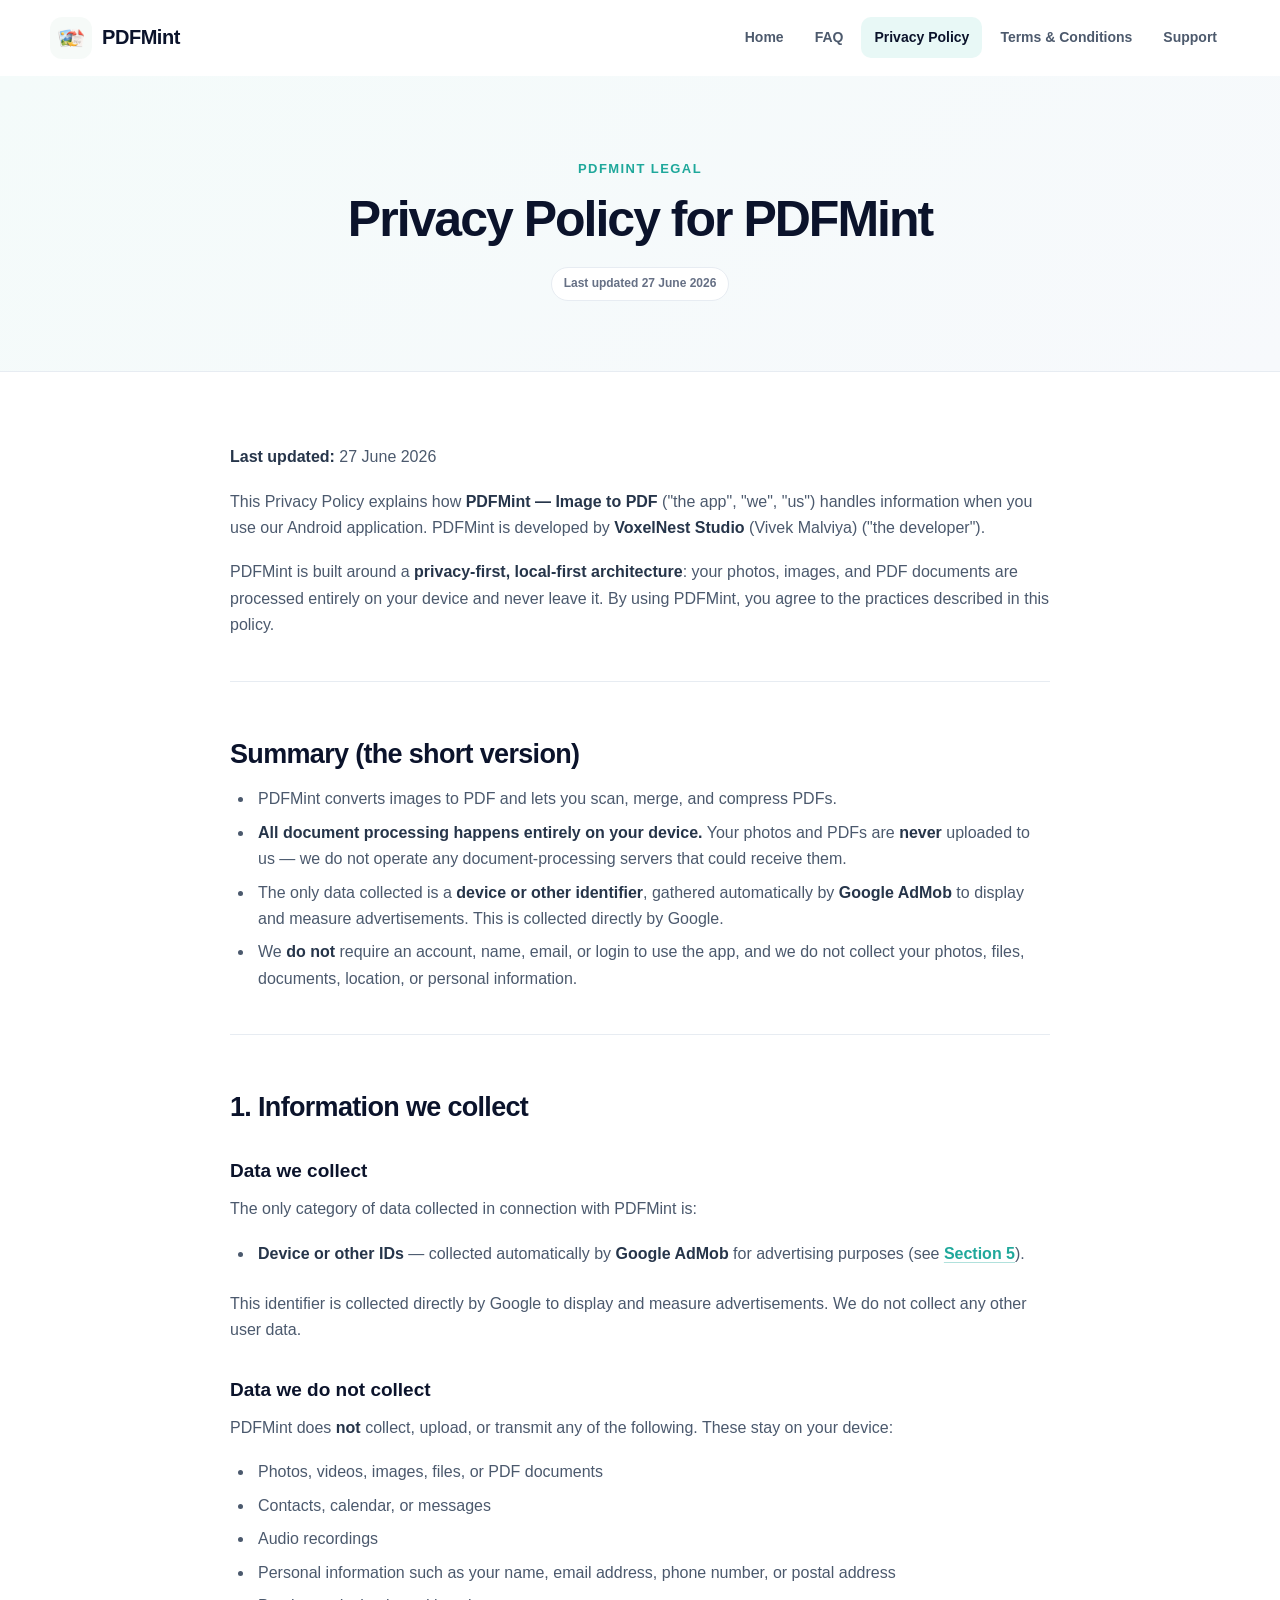
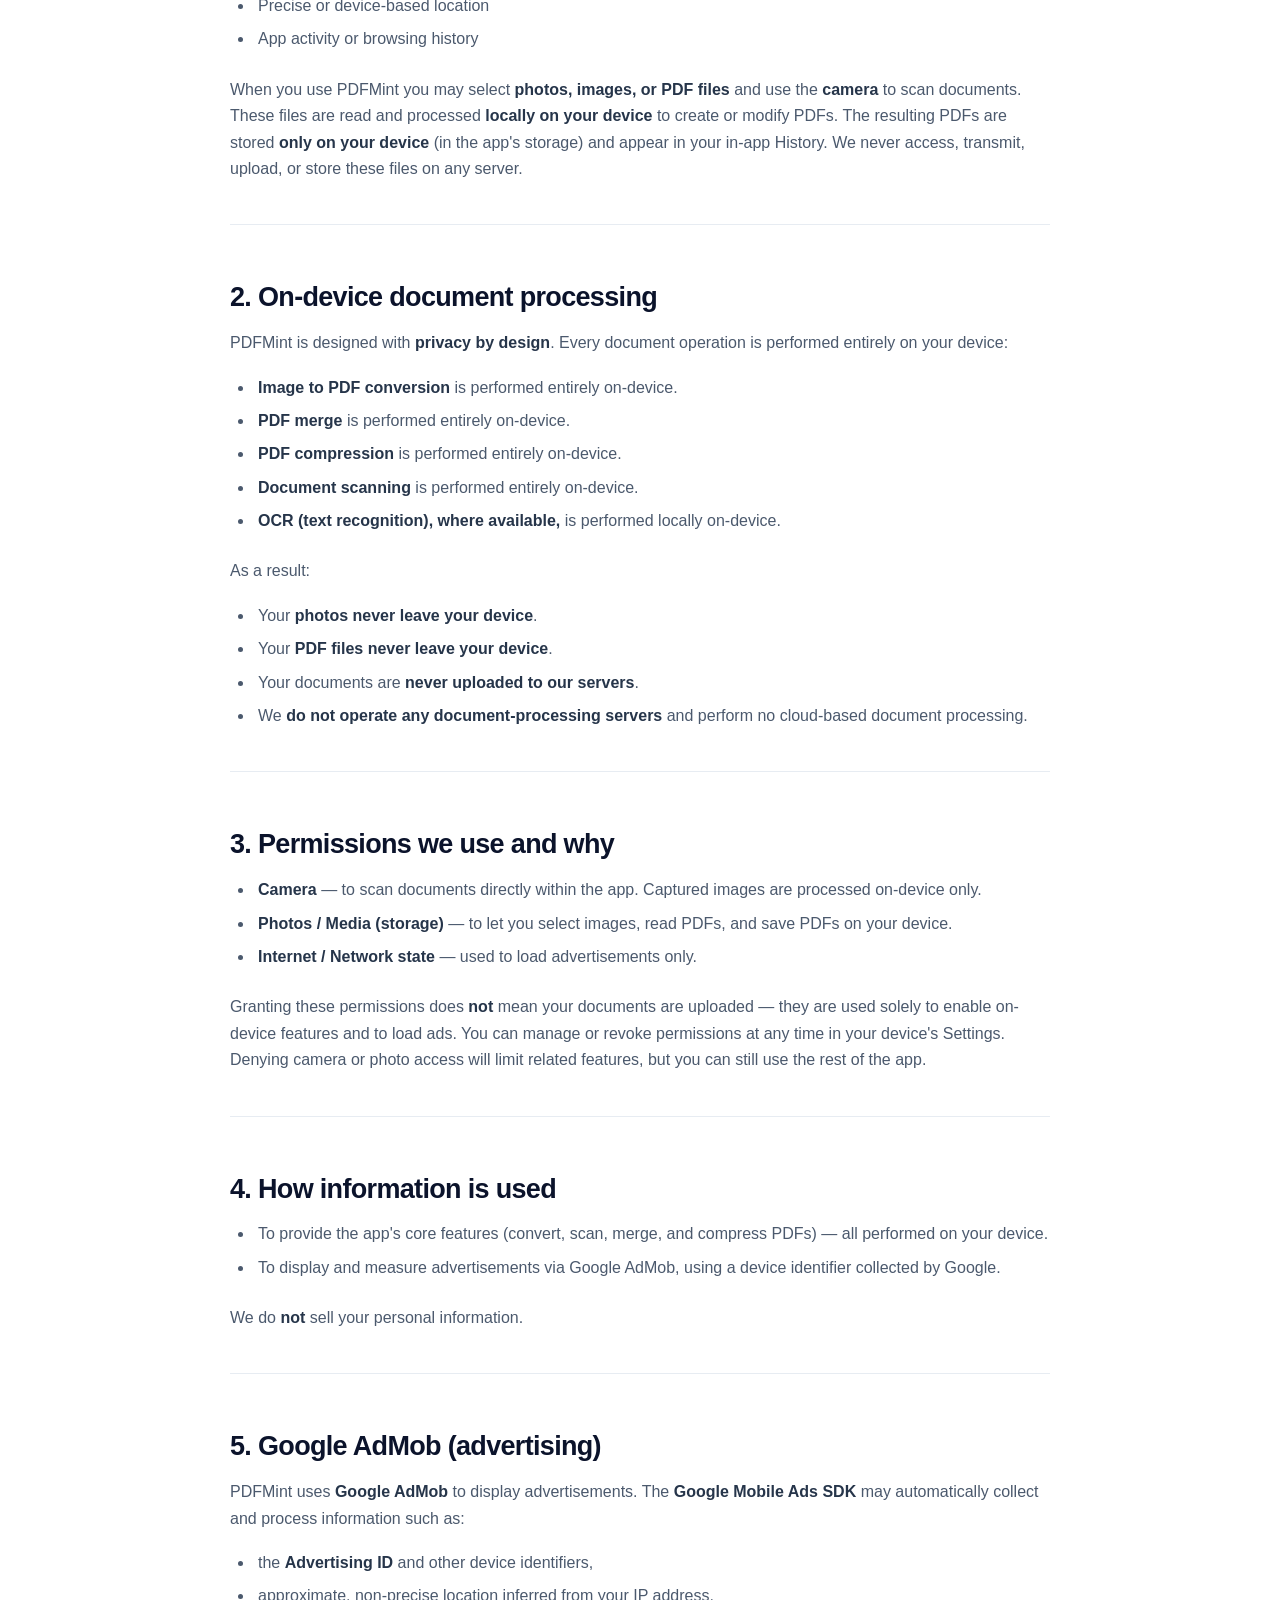
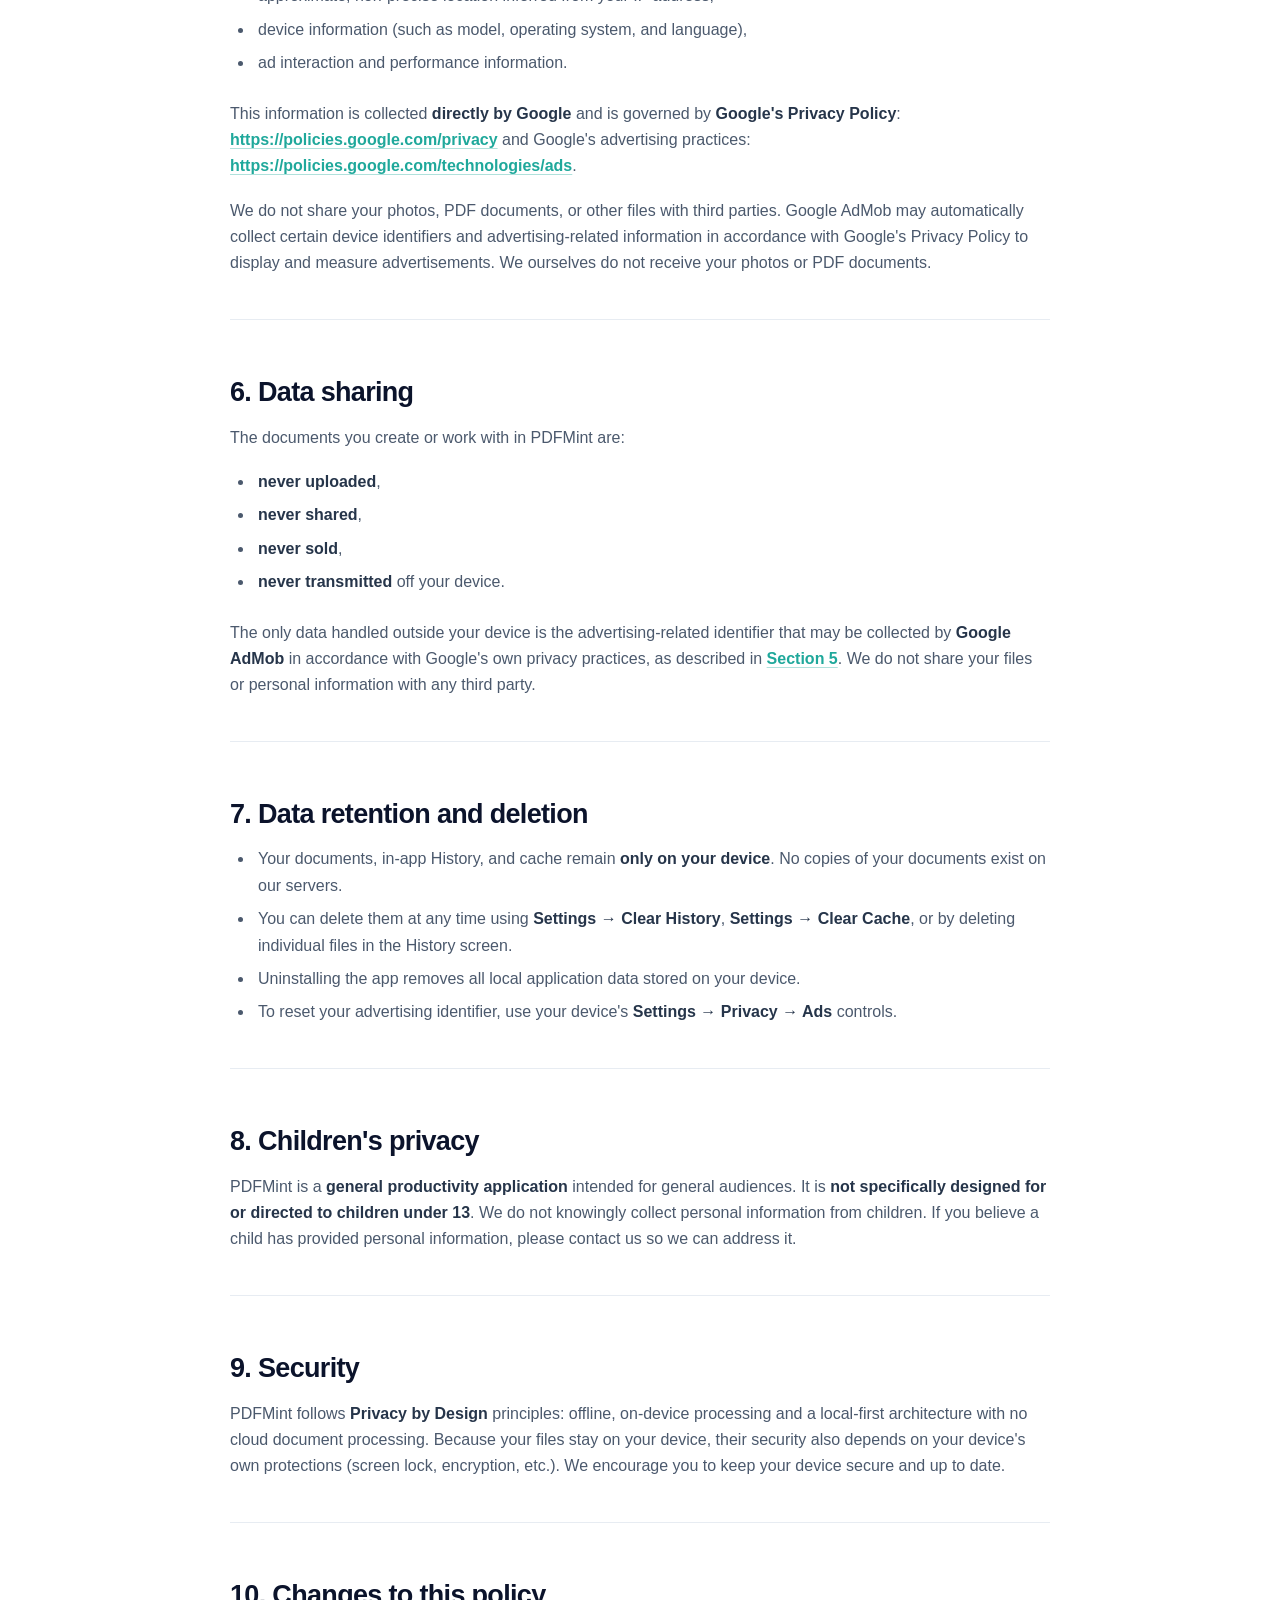
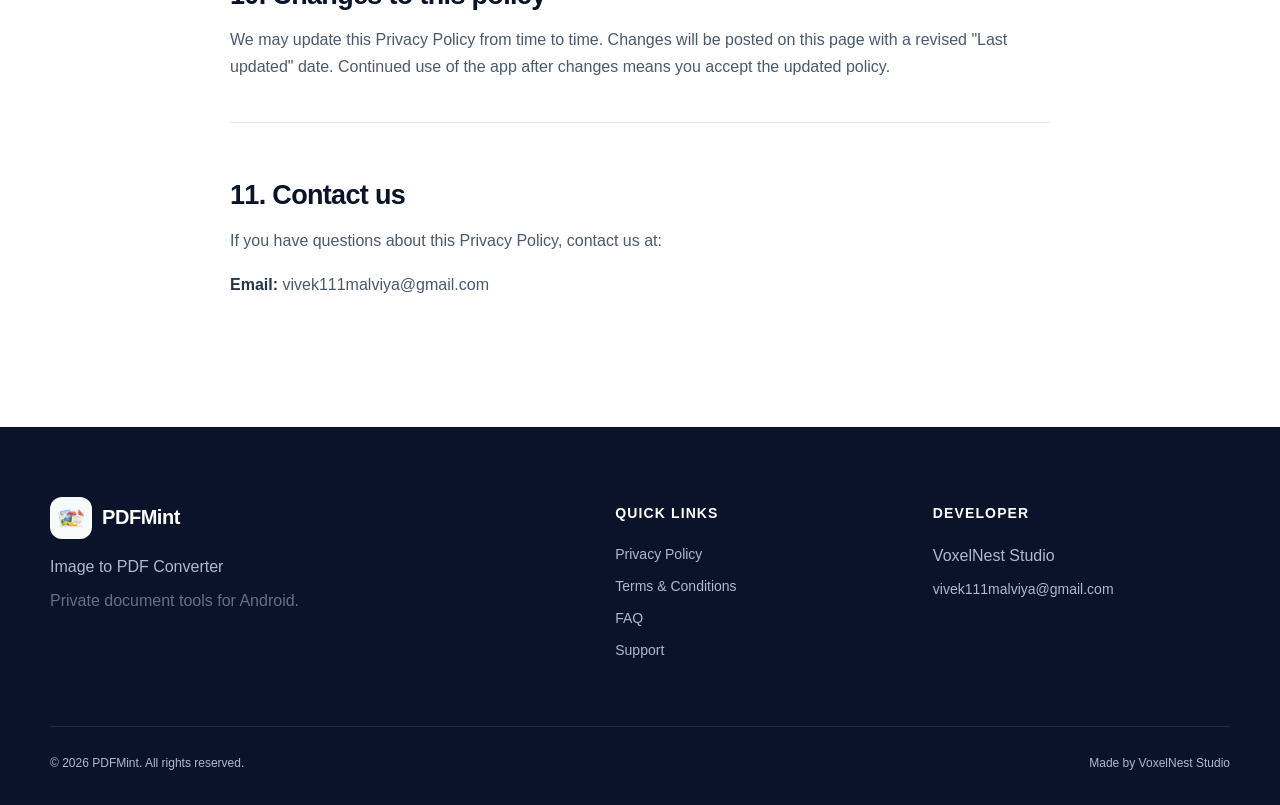
<file: privacy-policy.html>
<!doctype html>
<html lang="en"><head>
  <meta charset="utf-8"><meta name="viewport" content="width=device-width,initial-scale=1">
  <title>Privacy Policy — PDFMint</title><meta name="description" content="Learn how PDFMint protects your documents with private, on-device PDF processing and handles advertising data.">
  <link rel="canonical" href="https://vmalviya2.github.io/pdfmint-website/privacy-policy.html"><meta name="theme-color" content="#2ec4b6">
  <meta property="og:type" content="website"><meta property="og:site_name" content="PDFMint"><meta property="og:title" content="Privacy Policy — PDFMint"><meta property="og:description" content="Learn how PDFMint protects your documents with private, on-device PDF processing and handles advertising data."><meta property="og:url" content="https://vmalviya2.github.io/pdfmint-website/privacy-policy.html"><meta property="og:image" content="https://vmalviya2.github.io/pdfmint-website/images/logo.png">
  <meta name="twitter:card" content="summary_large_image"><meta name="twitter:title" content="Privacy Policy — PDFMint"><meta name="twitter:description" content="Learn how PDFMint protects your documents with private, on-device PDF processing and handles advertising data."><meta name="twitter:image" content="https://vmalviya2.github.io/pdfmint-website/images/logo.png">
  <link rel="icon" href="favicon.ico" sizes="any"><link rel="icon" type="image/png" href="images/logo.png"><link rel="apple-touch-icon" href="images/logo.png"><link rel="manifest" href="manifest.json"><link rel="stylesheet" href="css/style.css">
  <script type="application/ld+json">{"@context":"https://schema.org","@type":"WebPage","name":"Privacy Policy — PDFMint","description":"Learn how PDFMint protects your documents with private, on-device PDF processing and handles advertising data.","url":"https://vmalviya2.github.io/pdfmint-website/privacy-policy.html"}</script>
</head><body><header class="site-header" data-header>
  <div class="container nav-wrap">
    <a class="brand" href="index.html" aria-label="PDFMint home"><img src="images/logo.png" alt="" width="42" height="42"><span>PDFMint</span></a>
    <button class="nav-toggle" type="button" aria-label="Open navigation" aria-expanded="false" aria-controls="site-nav" data-nav-toggle><span></span><span></span><span></span></button>
    <nav id="site-nav" class="site-nav" aria-label="Primary navigation" data-nav><a href="index.html">Home</a><a href="faq.html">FAQ</a><a href="privacy-policy.html" aria-current="page" class="active">Privacy Policy</a><a href="terms-and-conditions.html">Terms & Conditions</a><a href="support.html">Support</a></nav>
  </div>
</header><main id="main-content"><section class="page-hero"><div class="container narrow"><p class="kicker">PDFMint legal</p><h1>Privacy Policy for PDFMint</h1><p class="updated">Last updated 27 June 2026</p></div></section><section class="content-section"><div class="container narrow"><article class="prose"><p><strong>Last updated:</strong> 27 June 2026</p>
<p>This Privacy Policy explains how <strong>PDFMint — Image to PDF</strong> (&quot;the app&quot;, &quot;we&quot;, &quot;us&quot;) handles information when you use our Android application. PDFMint is developed by <strong>VoxelNest Studio</strong> (Vivek Malviya) (&quot;the developer&quot;).</p>
<p>PDFMint is built around a <strong>privacy-first, local-first architecture</strong>: your photos, images, and PDF documents are processed entirely on your device and never leave it. By using PDFMint, you agree to the practices described in this policy.</p>
<hr>
<h2 id="summary-the-short-version">Summary (the short version)</h2>
<ul>
<li>PDFMint converts images to PDF and lets you scan, merge, and compress PDFs.</li>
<li><strong>All document processing happens entirely on your device.</strong> Your photos and PDFs are <strong>never</strong> uploaded to us — we do not operate any document-processing servers that could receive them.</li>
<li>The only data collected is a <strong>device or other identifier</strong>, gathered automatically by <strong>Google AdMob</strong> to display and measure advertisements. This is collected directly by Google.</li>
<li>We <strong>do not</strong> require an account, name, email, or login to use the app, and we do not collect your photos, files, documents, location, or personal information.</li>
</ul>
<hr>
<h2 id="1-information-we-collect">1. Information we collect</h2>
<h3 id="data-we-collect">Data we collect</h3>
<p>The only category of data collected in connection with PDFMint is:</p>
<ul>
<li><strong>Device or other IDs</strong> — collected automatically by <strong>Google AdMob</strong> for advertising purposes (see <a href="#5-google-admob-advertising">Section 5</a>).</li>
</ul>
<p>This identifier is collected directly by Google to display and measure advertisements. We do not collect any other user data.</p>
<h3 id="data-we-do-not-collect">Data we do not collect</h3>
<p>PDFMint does <strong>not</strong> collect, upload, or transmit any of the following. These stay on your device:</p>
<ul>
<li>Photos, videos, images, files, or PDF documents</li>
<li>Contacts, calendar, or messages</li>
<li>Audio recordings</li>
<li>Personal information such as your name, email address, phone number, or postal address</li>
<li>Precise or device-based location</li>
<li>App activity or browsing history</li>
</ul>
<p>When you use PDFMint you may select <strong>photos, images, or PDF files</strong> and use the <strong>camera</strong> to scan documents. These files are read and processed <strong>locally on your device</strong> to create or modify PDFs. The resulting PDFs are stored <strong>only on your device</strong> (in the app&#39;s storage) and appear in your in-app History. We never access, transmit, upload, or store these files on any server.</p>
<hr>
<h2 id="2-on-device-document-processing">2. On-device document processing</h2>
<p>PDFMint is designed with <strong>privacy by design</strong>. Every document operation is performed entirely on your device:</p>
<ul>
<li><strong>Image to PDF conversion</strong> is performed entirely on-device.</li>
<li><strong>PDF merge</strong> is performed entirely on-device.</li>
<li><strong>PDF compression</strong> is performed entirely on-device.</li>
<li><strong>Document scanning</strong> is performed entirely on-device.</li>
<li><strong>OCR (text recognition), where available,</strong> is performed locally on-device.</li>
</ul>
<p>As a result:</p>
<ul>
<li>Your <strong>photos never leave your device</strong>.</li>
<li>Your <strong>PDF files never leave your device</strong>.</li>
<li>Your documents are <strong>never uploaded to our servers</strong>.</li>
<li>We <strong>do not operate any document-processing servers</strong> and perform no cloud-based document processing.</li>
</ul>
<hr>
<h2 id="3-permissions-we-use-and-why">3. Permissions we use and why</h2>
<ul>
<li><strong>Camera</strong> — to scan documents directly within the app. Captured images are processed on-device only.</li>
<li><strong>Photos / Media (storage)</strong> — to let you select images, read PDFs, and save PDFs on your device.</li>
<li><strong>Internet / Network state</strong> — used to load advertisements only.</li>
</ul>
<p>Granting these permissions does <strong>not</strong> mean your documents are uploaded — they are used solely to enable on-device features and to load ads. You can manage or revoke permissions at any time in your device&#39;s Settings. Denying camera or photo access will limit related features, but you can still use the rest of the app.</p>
<hr>
<h2 id="4-how-information-is-used">4. How information is used</h2>
<ul>
<li>To provide the app&#39;s core features (convert, scan, merge, and compress PDFs) — all performed on your device.</li>
<li>To display and measure advertisements via Google AdMob, using a device identifier collected by Google.</li>
</ul>
<p>We do <strong>not</strong> sell your personal information.</p>
<hr>
<h2 id="5-google-admob-advertising">5. Google AdMob (advertising)</h2>
<p>PDFMint uses <strong>Google AdMob</strong> to display advertisements. The <strong>Google Mobile Ads SDK</strong> may automatically collect and process information such as:</p>
<ul>
<li>the <strong>Advertising ID</strong> and other device identifiers,</li>
<li>approximate, non-precise location inferred from your IP address,</li>
<li>device information (such as model, operating system, and language),</li>
<li>ad interaction and performance information.</li>
</ul>
<p>This information is collected <strong>directly by Google</strong> and is governed by <strong>Google&#39;s Privacy Policy</strong>: <a href="https://policies.google.com/privacy" rel="noopener noreferrer">https://policies.google.com/privacy</a> and Google&#39;s advertising practices: <a href="https://policies.google.com/technologies/ads" rel="noopener noreferrer">https://policies.google.com/technologies/ads</a>.</p>
<p>We do not share your photos, PDF documents, or other files with third parties. Google AdMob may automatically collect certain device identifiers and advertising-related information in accordance with Google&#39;s Privacy Policy to display and measure advertisements. We ourselves do not receive your photos or PDF documents.</p>
<hr>
<h2 id="6-data-sharing">6. Data sharing</h2>
<p>The documents you create or work with in PDFMint are:</p>
<ul>
<li><strong>never uploaded</strong>,</li>
<li><strong>never shared</strong>,</li>
<li><strong>never sold</strong>,</li>
<li><strong>never transmitted</strong> off your device.</li>
</ul>
<p>The only data handled outside your device is the advertising-related identifier that may be collected by <strong>Google AdMob</strong> in accordance with Google&#39;s own privacy practices, as described in <a href="#5-google-admob-advertising">Section 5</a>. We do not share your files or personal information with any third party.</p>
<hr>
<h2 id="7-data-retention-and-deletion">7. Data retention and deletion</h2>
<ul>
<li>Your documents, in-app History, and cache remain <strong>only on your device</strong>. No copies of your documents exist on our servers.</li>
<li>You can delete them at any time using <strong>Settings → Clear History</strong>, <strong>Settings → Clear Cache</strong>, or by deleting individual files in the History screen.</li>
<li>Uninstalling the app removes all local application data stored on your device.</li>
<li>To reset your advertising identifier, use your device&#39;s <strong>Settings → Privacy → Ads</strong> controls.</li>
</ul>
<hr>
<h2 id="8-children-and-39-s-privacy">8. Children&#39;s privacy</h2>
<p>PDFMint is a <strong>general productivity application</strong> intended for general audiences. It is <strong>not specifically designed for or directed to children under 13</strong>. We do not knowingly collect personal information from children. If you believe a child has provided personal information, please contact us so we can address it.</p>
<hr>
<h2 id="9-security">9. Security</h2>
<p>PDFMint follows <strong>Privacy by Design</strong> principles: offline, on-device processing and a local-first architecture with no cloud document processing. Because your files stay on your device, their security also depends on your device&#39;s own protections (screen lock, encryption, etc.). We encourage you to keep your device secure and up to date.</p>
<hr>
<h2 id="10-changes-to-this-policy">10. Changes to this policy</h2>
<p>We may update this Privacy Policy from time to time. Changes will be posted on this page with a revised &quot;Last updated&quot; date. Continued use of the app after changes means you accept the updated policy.</p>
<hr>
<h2 id="11-contact-us">11. Contact us</h2>
<p>If you have questions about this Privacy Policy, contact us at:</p>
<p><strong>Email:</strong> vivek111malviya@gmail.com</p></article></div></section></main><footer class="site-footer"><div class="container footer-grid">
    <div class="footer-brand"><a class="brand" href="index.html"><img src="images/logo.png" alt="" width="42" height="42"><span>PDFMint</span></a><p>Image to PDF Converter</p><p class="muted">Private document tools for Android.</p></div>
    <div><h2>Quick links</h2><a href="privacy-policy.html">Privacy Policy</a><a href="terms-and-conditions.html">Terms & Conditions</a><a href="faq.html">FAQ</a><a href="support.html">Support</a></div>
    <div><h2>Developer</h2><p>VoxelNest Studio</p><a href="mailto:vivek111malviya@gmail.com">vivek111malviya@gmail.com</a></div>
  </div><div class="container footer-bottom"><p>© 2026 PDFMint. All rights reserved.</p><p>Made by VoxelNest Studio</p></div></footer><script src="js/app.js" defer></script></body></html>
</file>
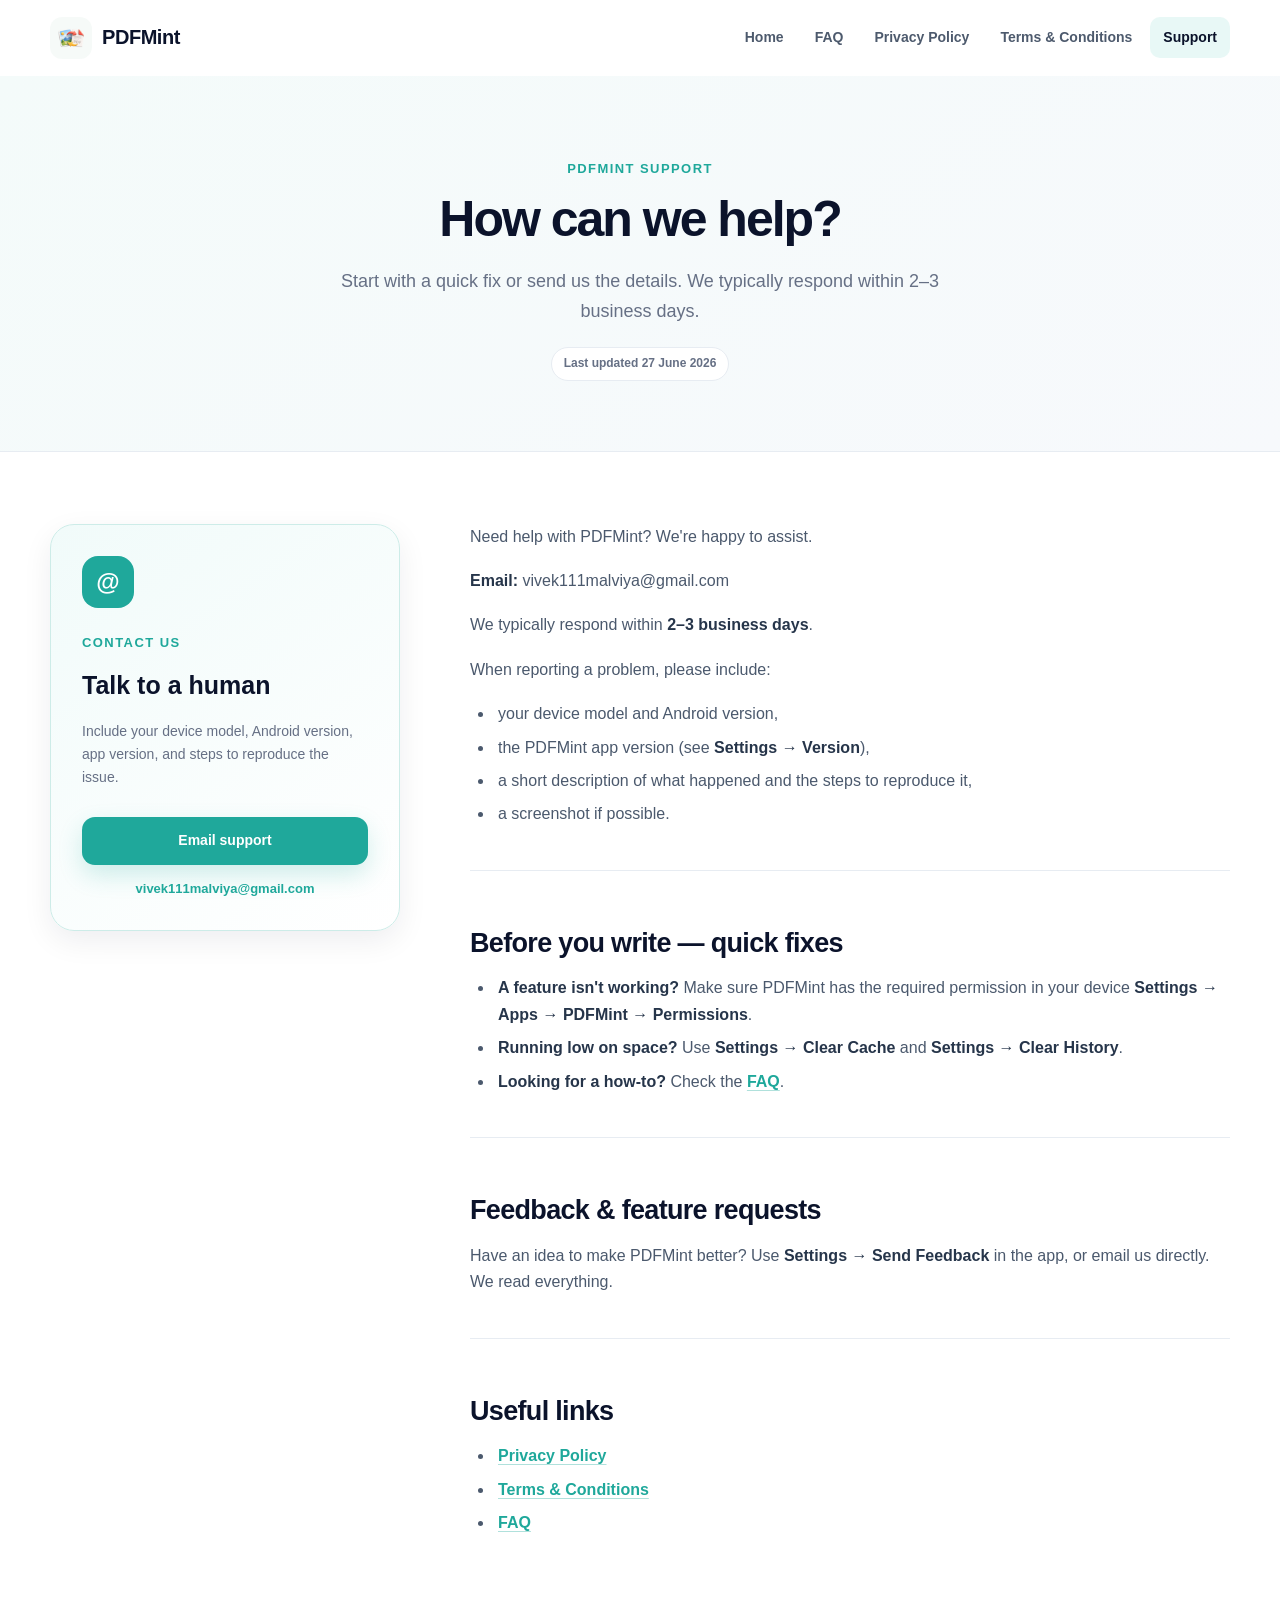
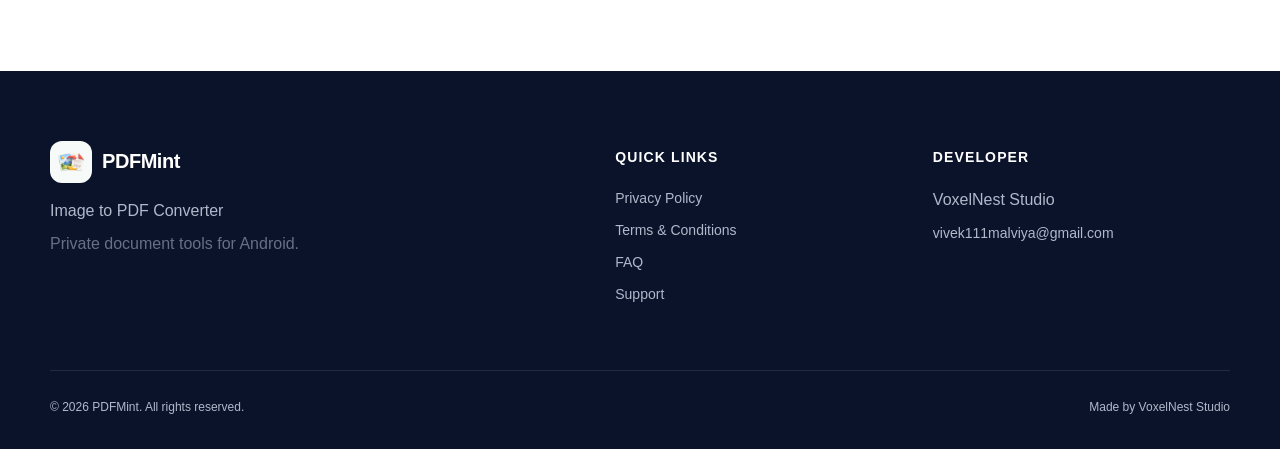
<file: support.html>
<!doctype html>
<html lang="en"><head>
  <meta charset="utf-8"><meta name="viewport" content="width=device-width,initial-scale=1">
  <title>Support & Contact — PDFMint</title><meta name="description" content="Get help with PDFMint, find quick fixes, or contact VoxelNest Studio support.">
  <link rel="canonical" href="https://vmalviya2.github.io/pdfmint-website/support.html"><meta name="theme-color" content="#2ec4b6">
  <meta property="og:type" content="website"><meta property="og:site_name" content="PDFMint"><meta property="og:title" content="Support & Contact — PDFMint"><meta property="og:description" content="Get help with PDFMint, find quick fixes, or contact VoxelNest Studio support."><meta property="og:url" content="https://vmalviya2.github.io/pdfmint-website/support.html"><meta property="og:image" content="https://vmalviya2.github.io/pdfmint-website/images/logo.png">
  <meta name="twitter:card" content="summary_large_image"><meta name="twitter:title" content="Support & Contact — PDFMint"><meta name="twitter:description" content="Get help with PDFMint, find quick fixes, or contact VoxelNest Studio support."><meta name="twitter:image" content="https://vmalviya2.github.io/pdfmint-website/images/logo.png">
  <link rel="icon" href="favicon.ico" sizes="any"><link rel="icon" type="image/png" href="images/logo.png"><link rel="apple-touch-icon" href="images/logo.png"><link rel="manifest" href="manifest.json"><link rel="stylesheet" href="css/style.css">
  <script type="application/ld+json">{"@context":"https://schema.org","@type":"WebPage","name":"Support & Contact — PDFMint","description":"Get help with PDFMint, find quick fixes, or contact VoxelNest Studio support.","url":"https://vmalviya2.github.io/pdfmint-website/support.html"}</script>
</head><body><header class="site-header" data-header>
  <div class="container nav-wrap">
    <a class="brand" href="index.html" aria-label="PDFMint home"><img src="images/logo.png" alt="" width="42" height="42"><span>PDFMint</span></a>
    <button class="nav-toggle" type="button" aria-label="Open navigation" aria-expanded="false" aria-controls="site-nav" data-nav-toggle><span></span><span></span><span></span></button>
    <nav id="site-nav" class="site-nav" aria-label="Primary navigation" data-nav><a href="index.html">Home</a><a href="faq.html">FAQ</a><a href="privacy-policy.html">Privacy Policy</a><a href="terms-and-conditions.html">Terms & Conditions</a><a href="support.html" aria-current="page" class="active">Support</a></nav>
  </div>
</header><main id="main-content"><section class="page-hero"><div class="container narrow"><p class="kicker">PDFMint support</p><h1>How can we help?</h1><p>Start with a quick fix or send us the details. We typically respond within 2–3 business days.</p><p class="updated">Last updated 27 June 2026</p></div></section>
  <section class="content-section"><div class="container support-layout"><aside class="contact-card"><div class="mail-icon">@</div><p class="kicker">Contact us</p><h2>Talk to a human</h2><p>Include your device model, Android version, app version, and steps to reproduce the issue.</p><a class="button primary full-button" href="mailto:vivek111malviya@gmail.com?subject=PDFMint%20Support">Email support</a><a class="email-link" href="mailto:vivek111malviya@gmail.com">vivek111malviya@gmail.com</a></aside><article class="prose support-prose"><p><strong>Last updated:</strong> 27 June 2026</p>
<p>Need help with PDFMint? We&#39;re happy to assist.</p>
<hr>
<h2 id="contact-us">Contact us</h2>
<p><strong>Email:</strong> vivek111malviya@gmail.com</p>
<p>We typically respond within <strong>2–3 business days</strong>.</p>
<p>When reporting a problem, please include:</p>
<ul>
<li>your device model and Android version,</li>
<li>the PDFMint app version (see <strong>Settings → Version</strong>),</li>
<li>a short description of what happened and the steps to reproduce it,</li>
<li>a screenshot if possible.</li>
</ul>
<hr>
<h2 id="before-you-write-quick-fixes">Before you write — quick fixes</h2>
<ul>
<li><strong>A feature isn&#39;t working?</strong> Make sure PDFMint has the required permission in your device <strong>Settings → Apps → PDFMint → Permissions</strong>.</li>
<li><strong>Running low on space?</strong> Use <strong>Settings → Clear Cache</strong> and <strong>Settings → Clear History</strong>.</li>
<li><strong>Looking for a how-to?</strong> Check the <a href="faq.html">FAQ</a>.</li>
</ul>
<hr>
<h2 id="feedback-and-feature-requests">Feedback &amp; feature requests</h2>
<p>Have an idea to make PDFMint better? Use <strong>Settings → Send Feedback</strong> in the app, or email us directly. We read everything.</p>
<hr>
<h2 id="useful-links">Useful links</h2>
<ul>
<li><a href="privacy-policy.html">Privacy Policy</a></li>
<li><a href="terms-and-conditions.html">Terms &amp; Conditions</a></li>
<li><a href="faq.html">FAQ</a></li>
</ul></article></div></section></main><footer class="site-footer"><div class="container footer-grid">
    <div class="footer-brand"><a class="brand" href="index.html"><img src="images/logo.png" alt="" width="42" height="42"><span>PDFMint</span></a><p>Image to PDF Converter</p><p class="muted">Private document tools for Android.</p></div>
    <div><h2>Quick links</h2><a href="privacy-policy.html">Privacy Policy</a><a href="terms-and-conditions.html">Terms & Conditions</a><a href="faq.html">FAQ</a><a href="support.html">Support</a></div>
    <div><h2>Developer</h2><p>VoxelNest Studio</p><a href="mailto:vivek111malviya@gmail.com">vivek111malviya@gmail.com</a></div>
  </div><div class="container footer-bottom"><p>© 2026 PDFMint. All rights reserved.</p><p>Made by VoxelNest Studio</p></div></footer><script src="js/app.js" defer></script></body></html>
</file>
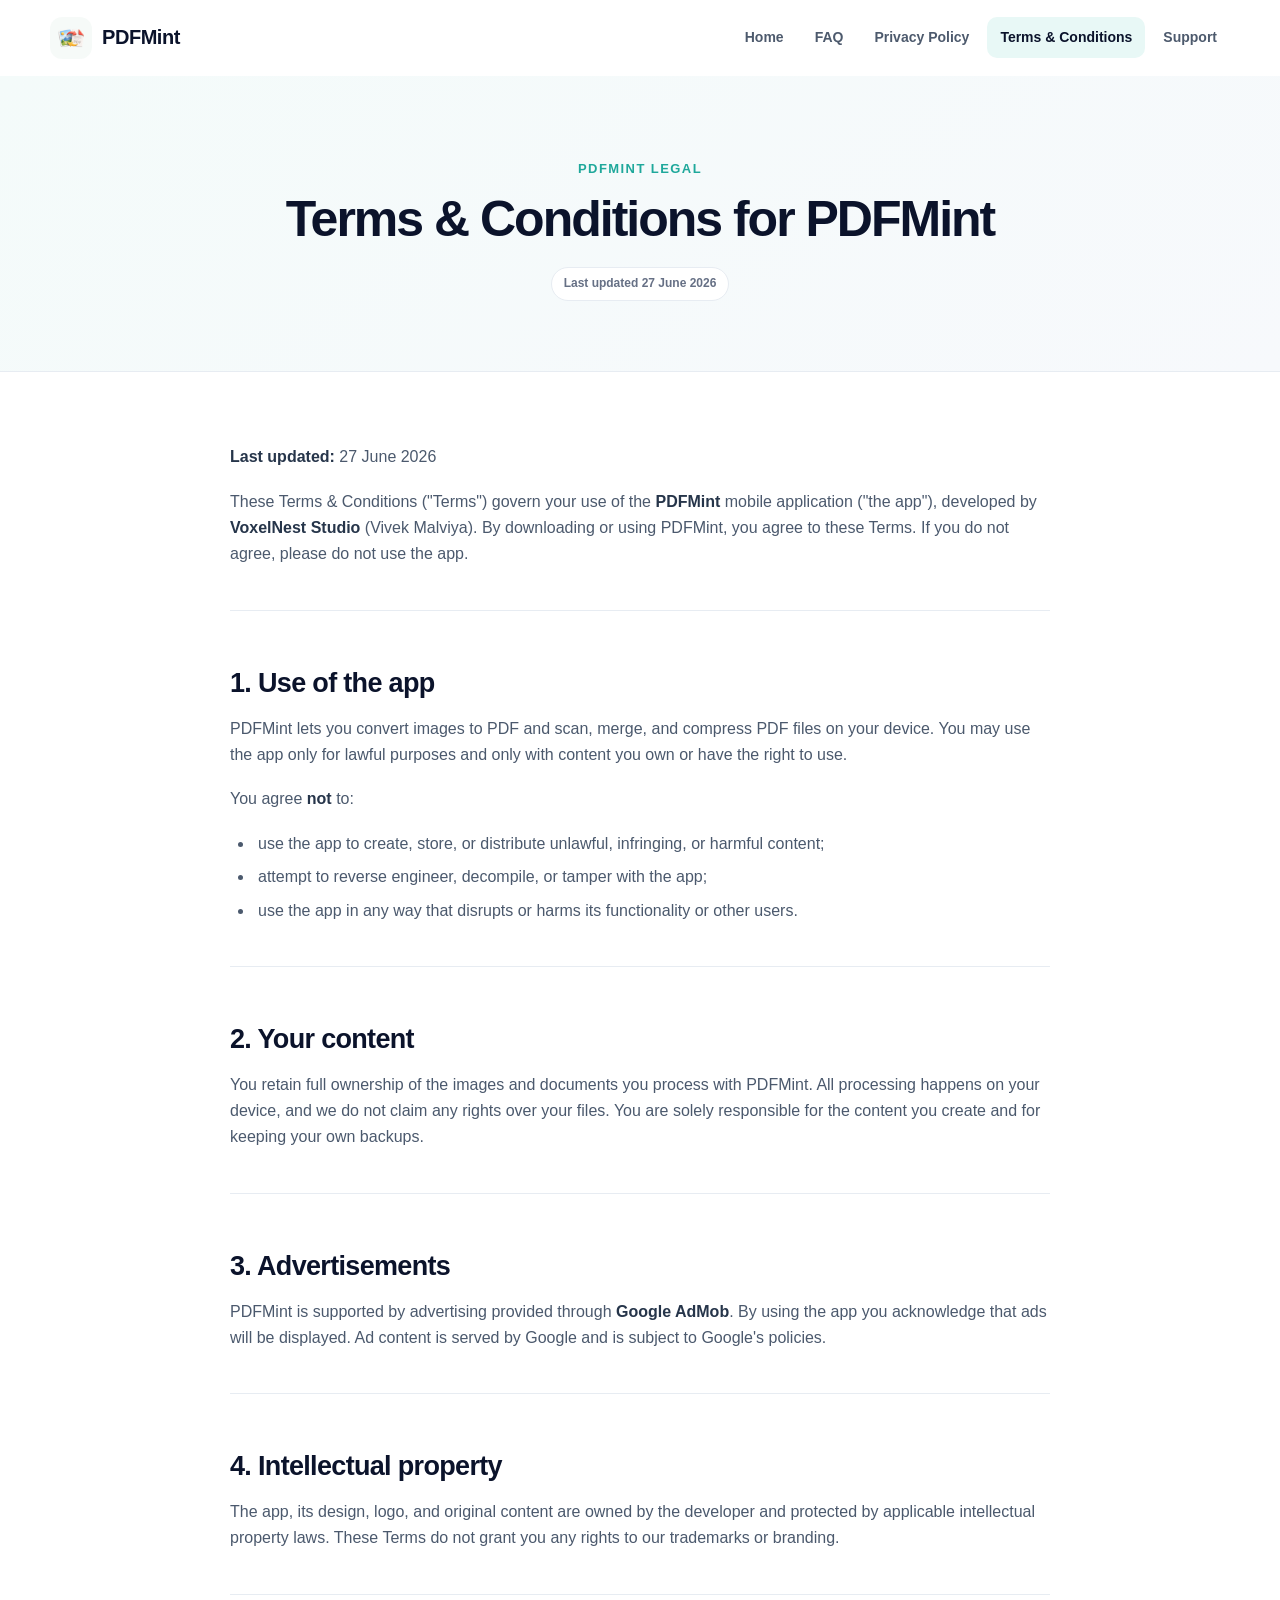
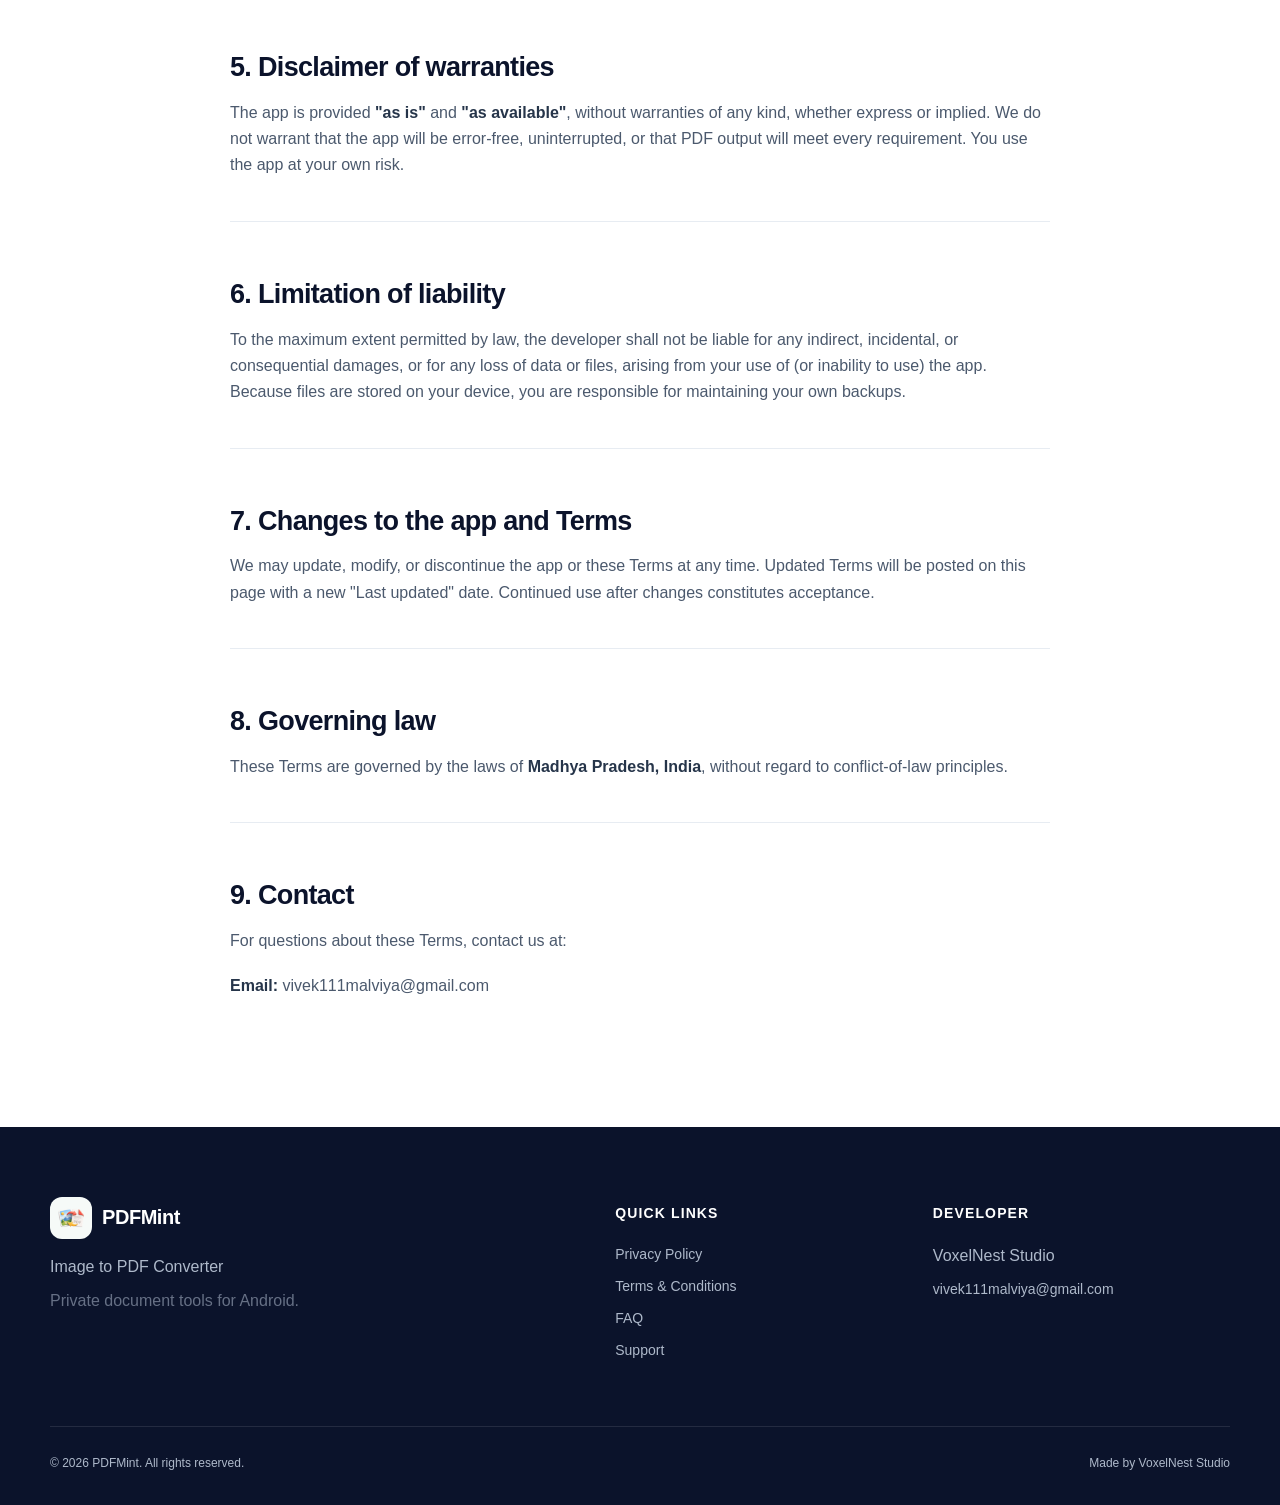
<file: terms-and-conditions.html>
<!doctype html>
<html lang="en"><head>
  <meta charset="utf-8"><meta name="viewport" content="width=device-width,initial-scale=1">
  <title>Terms & Conditions — PDFMint</title><meta name="description" content="Read the terms and conditions governing use of the PDFMint Android application.">
  <link rel="canonical" href="https://vmalviya2.github.io/pdfmint-website/terms-and-conditions.html"><meta name="theme-color" content="#2ec4b6">
  <meta property="og:type" content="website"><meta property="og:site_name" content="PDFMint"><meta property="og:title" content="Terms & Conditions — PDFMint"><meta property="og:description" content="Read the terms and conditions governing use of the PDFMint Android application."><meta property="og:url" content="https://vmalviya2.github.io/pdfmint-website/terms-and-conditions.html"><meta property="og:image" content="https://vmalviya2.github.io/pdfmint-website/images/logo.png">
  <meta name="twitter:card" content="summary_large_image"><meta name="twitter:title" content="Terms & Conditions — PDFMint"><meta name="twitter:description" content="Read the terms and conditions governing use of the PDFMint Android application."><meta name="twitter:image" content="https://vmalviya2.github.io/pdfmint-website/images/logo.png">
  <link rel="icon" href="favicon.ico" sizes="any"><link rel="icon" type="image/png" href="images/logo.png"><link rel="apple-touch-icon" href="images/logo.png"><link rel="manifest" href="manifest.json"><link rel="stylesheet" href="css/style.css">
  <script type="application/ld+json">{"@context":"https://schema.org","@type":"WebPage","name":"Terms & Conditions — PDFMint","description":"Read the terms and conditions governing use of the PDFMint Android application.","url":"https://vmalviya2.github.io/pdfmint-website/terms-and-conditions.html"}</script>
</head><body><header class="site-header" data-header>
  <div class="container nav-wrap">
    <a class="brand" href="index.html" aria-label="PDFMint home"><img src="images/logo.png" alt="" width="42" height="42"><span>PDFMint</span></a>
    <button class="nav-toggle" type="button" aria-label="Open navigation" aria-expanded="false" aria-controls="site-nav" data-nav-toggle><span></span><span></span><span></span></button>
    <nav id="site-nav" class="site-nav" aria-label="Primary navigation" data-nav><a href="index.html">Home</a><a href="faq.html">FAQ</a><a href="privacy-policy.html">Privacy Policy</a><a href="terms-and-conditions.html" aria-current="page" class="active">Terms & Conditions</a><a href="support.html">Support</a></nav>
  </div>
</header><main id="main-content"><section class="page-hero"><div class="container narrow"><p class="kicker">PDFMint legal</p><h1>Terms &amp; Conditions for PDFMint</h1><p class="updated">Last updated 27 June 2026</p></div></section><section class="content-section"><div class="container narrow"><article class="prose"><p><strong>Last updated:</strong> 27 June 2026</p>
<p>These Terms &amp; Conditions (&quot;Terms&quot;) govern your use of the <strong>PDFMint</strong> mobile application (&quot;the app&quot;), developed by <strong>VoxelNest Studio</strong> (Vivek Malviya). By downloading or using PDFMint, you agree to these Terms. If you do not agree, please do not use the app.</p>
<hr>
<h2 id="1-use-of-the-app">1. Use of the app</h2>
<p>PDFMint lets you convert images to PDF and scan, merge, and compress PDF files on your device. You may use the app only for lawful purposes and only with content you own or have the right to use.</p>
<p>You agree <strong>not</strong> to:</p>
<ul>
<li>use the app to create, store, or distribute unlawful, infringing, or harmful content;</li>
<li>attempt to reverse engineer, decompile, or tamper with the app;</li>
<li>use the app in any way that disrupts or harms its functionality or other users.</li>
</ul>
<hr>
<h2 id="2-your-content">2. Your content</h2>
<p>You retain full ownership of the images and documents you process with PDFMint. All processing happens on your device, and we do not claim any rights over your files. You are solely responsible for the content you create and for keeping your own backups.</p>
<hr>
<h2 id="3-advertisements">3. Advertisements</h2>
<p>PDFMint is supported by advertising provided through <strong>Google AdMob</strong>. By using the app you acknowledge that ads will be displayed. Ad content is served by Google and is subject to Google&#39;s policies.</p>
<hr>
<h2 id="4-intellectual-property">4. Intellectual property</h2>
<p>The app, its design, logo, and original content are owned by the developer and protected by applicable intellectual property laws. These Terms do not grant you any rights to our trademarks or branding.</p>
<hr>
<h2 id="5-disclaimer-of-warranties">5. Disclaimer of warranties</h2>
<p>The app is provided <strong>&quot;as is&quot;</strong> and <strong>&quot;as available&quot;</strong>, without warranties of any kind, whether express or implied. We do not warrant that the app will be error-free, uninterrupted, or that PDF output will meet every requirement. You use the app at your own risk.</p>
<hr>
<h2 id="6-limitation-of-liability">6. Limitation of liability</h2>
<p>To the maximum extent permitted by law, the developer shall not be liable for any indirect, incidental, or consequential damages, or for any loss of data or files, arising from your use of (or inability to use) the app. Because files are stored on your device, you are responsible for maintaining your own backups.</p>
<hr>
<h2 id="7-changes-to-the-app-and-terms">7. Changes to the app and Terms</h2>
<p>We may update, modify, or discontinue the app or these Terms at any time. Updated Terms will be posted on this page with a new &quot;Last updated&quot; date. Continued use after changes constitutes acceptance.</p>
<hr>
<h2 id="8-governing-law">8. Governing law</h2>
<p>These Terms are governed by the laws of <strong>Madhya Pradesh, India</strong>, without regard to conflict-of-law principles.</p>
<hr>
<h2 id="9-contact">9. Contact</h2>
<p>For questions about these Terms, contact us at:</p>
<p><strong>Email:</strong> vivek111malviya@gmail.com</p></article></div></section></main><footer class="site-footer"><div class="container footer-grid">
    <div class="footer-brand"><a class="brand" href="index.html"><img src="images/logo.png" alt="" width="42" height="42"><span>PDFMint</span></a><p>Image to PDF Converter</p><p class="muted">Private document tools for Android.</p></div>
    <div><h2>Quick links</h2><a href="privacy-policy.html">Privacy Policy</a><a href="terms-and-conditions.html">Terms & Conditions</a><a href="faq.html">FAQ</a><a href="support.html">Support</a></div>
    <div><h2>Developer</h2><p>VoxelNest Studio</p><a href="mailto:vivek111malviya@gmail.com">vivek111malviya@gmail.com</a></div>
  </div><div class="container footer-bottom"><p>© 2026 PDFMint. All rights reserved.</p><p>Made by VoxelNest Studio</p></div></footer><script src="js/app.js" defer></script></body></html>
</file>
<file: css/style.css>
:root {
  --navy: #0b132b;
  --navy-soft: #1c2541;
  --mint: #2ec4b6;
  --mint-dark: #1fa89b;
  --mint-pale: #e8f8f6;
  --coral: #ff6b6b;
  --ink: #152033;
  --muted: #667085;
  --line: #e7ecf2;
  --surface: #fff;
  --background: #f7f9fc;
  --shadow: 0 22px 60px rgba(11, 19, 43, .09);
  --shadow-soft: 0 10px 30px rgba(11, 19, 43, .07);
  --radius: 24px;
  --container: 1180px;
}

*, *::before, *::after { box-sizing: border-box; }
html { scroll-behavior: smooth; scroll-padding-top: 100px; }
body { margin: 0; color: var(--ink); background: var(--surface); font-family: Inter, ui-sans-serif, -apple-system, BlinkMacSystemFont, "Segoe UI", sans-serif; font-size: 16px; line-height: 1.65; -webkit-font-smoothing: antialiased; }
img, svg { display: block; max-width: 100%; }
a { color: inherit; text-decoration: none; }
button { font: inherit; }
:focus-visible { outline: 3px solid rgba(46, 196, 182, .45); outline-offset: 3px; border-radius: 8px; }
.container { width: min(calc(100% - 40px), var(--container)); margin-inline: auto; }
.narrow { max-width: 820px; }
.muted { color: var(--muted); }

.site-header { position: sticky; z-index: 100; top: 0; height: 76px; border-bottom: 1px solid transparent; background: rgba(255, 255, 255, .82); backdrop-filter: blur(18px); transition: box-shadow .2s, border-color .2s; }
.site-header.scrolled { border-color: var(--line); box-shadow: 0 7px 24px rgba(11, 19, 43, .05); }
.nav-wrap { height: 100%; display: flex; align-items: center; justify-content: space-between; }
.brand { display: inline-flex; align-items: center; gap: 10px; color: var(--navy); font-size: 20px; font-weight: 800; letter-spacing: -.45px; }
.brand img { width: 42px; height: 42px; border-radius: 12px; object-fit: cover; }
.site-nav { display: flex; align-items: center; gap: 5px; }
.site-nav a { padding: 9px 13px; border-radius: 10px; color: #4d5a6d; font-size: 14px; font-weight: 600; transition: color .18s, background .18s; }
.site-nav a:hover, .site-nav a.active { color: var(--navy); background: var(--mint-pale); }
.nav-toggle { display: none; width: 44px; height: 44px; border: 0; border-radius: 12px; background: var(--background); padding: 11px; cursor: pointer; }
.nav-toggle span { display: block; height: 2px; margin: 5px 0; border-radius: 2px; background: var(--navy); transition: transform .2s, opacity .2s; }

.hero { position: relative; overflow: hidden; background: linear-gradient(145deg, #fff 0%, #f5fbfa 55%, #f1f5fa 100%); }
.hero::before { content: ""; position: absolute; inset: auto -15% -45% 35%; height: 75%; background: radial-gradient(ellipse, rgba(46, 196, 182, .13), transparent 65%); }
.hero-grid { min-height: 710px; display: grid; grid-template-columns: 1.05fr .95fr; align-items: center; gap: 48px; padding-block: 70px 85px; }
.eyebrow, .kicker { color: var(--mint-dark); font-size: 13px; font-weight: 800; letter-spacing: .11em; text-transform: uppercase; }
.eyebrow { display: inline-flex; align-items: center; gap: 9px; padding: 7px 12px; border: 1px solid #cceee9; border-radius: 100px; background: rgba(255,255,255,.75); }
.eyebrow span { width: 7px; height: 7px; border-radius: 50%; background: var(--mint); box-shadow: 0 0 0 4px rgba(46,196,182,.14); }
.hero h1 { margin: 24px 0 22px; color: var(--navy); font-size: clamp(50px, 5.5vw, 76px); line-height: 1.02; letter-spacing: -.055em; }
.hero h1 em { color: var(--mint-dark); font-style: normal; }
.hero-copy > p { max-width: 590px; margin: 0; color: var(--muted); font-size: 19px; line-height: 1.65; }
.hero-actions { display: flex; align-items: center; gap: 26px; margin-top: 33px; }
.store-button { min-width: 202px; display: inline-flex; align-items: center; gap: 13px; padding: 11px 19px; border-radius: 14px; background: var(--navy); color: #fff; box-shadow: 0 12px 30px rgba(11,19,43,.18); }
.store-button svg { width: 27px; fill: currentColor; }
.store-button span { font-size: 18px; font-weight: 700; line-height: 1.12; }
.store-button small { display: block; margin-bottom: 2px; font-size: 10px; font-weight: 500; letter-spacing: .04em; text-transform: uppercase; opacity: .75; }
.store-button.disabled { cursor: default; }
.text-link { color: var(--navy); font-size: 14px; font-weight: 700; }
.text-link span { margin-left: 5px; color: var(--mint-dark); }
.trust-row { display: flex; flex-wrap: wrap; gap: 18px; margin-top: 32px; color: #607083; font-size: 13px; font-weight: 600; }
.trust-row span::first-letter { color: var(--mint-dark); }
.hero-visual { position: relative; min-height: 480px; display: grid; place-items: center; }
.visual-orbit { position: absolute; width: 460px; height: 460px; border: 1px solid rgba(46,196,182,.22); border-radius: 50%; }
.visual-orbit::before, .visual-orbit::after { content: ""; position: absolute; border: 1px solid rgba(46,196,182,.17); border-radius: 50%; inset: 45px; }
.visual-orbit::after { inset: 100px; background: rgba(46,196,182,.06); }
.phone-card { position: relative; z-index: 2; width: 310px; height: 420px; border: 7px solid var(--navy); border-radius: 42px; background: linear-gradient(155deg, #f7f3ef, #fff); box-shadow: 0 35px 80px rgba(11,19,43,.24); transform: rotate(3deg); }
.phone-card > img { position: absolute; top: 25px; left: 25px; width: 64px; height: 64px; border-radius: 18px; box-shadow: var(--shadow-soft); }
.pdf-sheet { position: absolute; top: 105px; left: 52px; width: 198px; height: 235px; padding: 28px 24px; border-radius: 12px; background: white; box-shadow: var(--shadow); transform: rotate(-7deg); }
.pdf-sheet::after { content: ""; position: absolute; right: 0; top: 0; border-width: 0 0 38px 38px; border-style: solid; border-color: transparent transparent #dff5f2 transparent; }
.pdf-sheet span { display: inline-block; margin-bottom: 28px; padding: 5px 9px; border-radius: 6px; color: var(--mint-dark); background: var(--mint-pale); font-weight: 800; font-size: 13px; }
.pdf-sheet i { display: block; height: 7px; margin: 13px 0; border-radius: 9px; background: #e9edf3; }
.pdf-sheet i:nth-of-type(2) { width: 80%; }.pdf-sheet i:nth-of-type(3) { width: 58%; }
.success-pill { position: absolute; z-index: 3; right: -48px; bottom: 35px; padding: 12px 17px; border-radius: 14px; color: var(--navy); background: white; box-shadow: var(--shadow-soft); font-size: 13px; font-weight: 800; transform: rotate(-3deg); }

.section { padding-block: 110px; }
.section-heading { display: grid; grid-template-columns: 1.25fr .75fr; gap: 60px; align-items: end; margin-bottom: 48px; }
.kicker { margin: 0 0 12px; }
.section h2, .privacy-section h2, .page-hero h1 { margin: 0; color: var(--navy); font-size: clamp(34px, 4vw, 50px); line-height: 1.12; letter-spacing: -.04em; }
.section-heading > p { margin: 0 0 5px; color: var(--muted); }
.feature-grid { display: grid; grid-template-columns: repeat(3, 1fr); gap: 20px; }
.feature-card { min-height: 245px; padding: 30px; border: 1px solid var(--line); border-radius: var(--radius); background: #fff; box-shadow: 0 4px 20px rgba(11,19,43,.035); transition: transform .22s, box-shadow .22s, border-color .22s; }
.feature-card:hover { transform: translateY(-5px); border-color: #caeae6; box-shadow: var(--shadow-soft); }
.feature-icon { width: 54px; height: 54px; display: grid; place-items: center; margin-bottom: 28px; border-radius: 16px; color: var(--mint-dark); background: var(--mint-pale); }
.feature-icon svg { width: 27px; }
.feature-icon.merge { color: #4d6fff; background: #edf1ff; }.feature-icon.compress { color: #e67728; background: #fff3e7; }.feature-icon.scan { color: #7c6cf6; background: #f0edff; }.feature-icon.offline { color: #5a60e8; background: #eeeefe; }.feature-icon.secure { color: #e8516d; background: #fff0f3; }.feature-icon.camera { color: #2f9bd6; background: #e7f4fc; }
.feature-card h3 { margin: 0 0 10px; color: var(--navy); font-size: 19px; }
.feature-card p { margin: 0; color: var(--muted); font-size: 14.5px; }

.privacy-section { overflow: hidden; padding-block: 120px; color: #d5ddeb; background: var(--navy); }
.privacy-grid { display: grid; grid-template-columns: .9fr 1.1fr; align-items: center; gap: 100px; }
.privacy-section h2 { color: white; max-width: 620px; }
.privacy-section p:not(.kicker) { color: #aeb9cb; max-width: 650px; }
.privacy-art { position: relative; height: 360px; display: grid; place-items: center; }
.privacy-art > svg { position: relative; z-index: 2; width: 140px; color: var(--mint); filter: drop-shadow(0 18px 30px rgba(46,196,182,.2)); }
.privacy-ring { position: absolute; width: 280px; height: 280px; border: 1px solid rgba(46,196,182,.24); border-radius: 50%; }
.privacy-ring.two { width: 390px; height: 390px; opacity: .55; }
.check-list { padding: 0; margin: 28px 0 34px; list-style: none; }
.check-list li { position: relative; margin: 12px 0; padding-left: 30px; color: #dce4f0; }
.check-list li::before { content: "✓"; position: absolute; left: 0; color: var(--mint); font-weight: 800; }
.button { display: inline-flex; min-height: 48px; align-items: center; justify-content: center; padding: 11px 20px; border: 1px solid transparent; border-radius: 13px; font-size: 14px; font-weight: 800; transition: transform .18s, box-shadow .18s, background .18s; }
.button:hover { transform: translateY(-2px); }
.button.primary { color: white; background: var(--mint-dark); box-shadow: 0 10px 24px rgba(31,168,155,.2); }
.button.secondary { color: var(--navy); border-color: var(--line); background: white; }
.privacy-section .button.secondary { color: white; border-color: rgba(255,255,255,.18); background: rgba(255,255,255,.08); }
.button.light { color: var(--navy); background: white; }

.workflow { background: var(--background); }
.center-heading { max-width: 700px; margin: 0 auto 55px; text-align: center; }
.center-heading > p:last-child { color: var(--muted); }
.steps { display: grid; grid-template-columns: repeat(3, 1fr); counter-reset: step; }
.steps article { position: relative; padding: 18px 45px; text-align: center; }
.steps article + article { border-left: 1px solid var(--line); }
.steps span { display: inline-grid; width: 45px; height: 45px; place-items: center; margin-bottom: 18px; border-radius: 14px; color: var(--mint-dark); background: var(--mint-pale); font-size: 12px; font-weight: 900; }
.steps h3 { margin: 0 0 8px; color: var(--navy); font-size: 18px; }.steps p { margin: 0; color: var(--muted); font-size: 14px; }
.faq-preview { background: white; }.accordion-list { display: grid; gap: 12px; }
.accordion { overflow: hidden; border: 1px solid var(--line); border-radius: 17px; background: white; transition: border-color .2s, box-shadow .2s; }
.accordion.open { border-color: #c9ebe7; box-shadow: 0 9px 30px rgba(11,19,43,.055); }
.accordion h3 { margin: 0; }
.accordion button { width: 100%; display: flex; align-items: center; justify-content: space-between; gap: 20px; padding: 20px 23px; border: 0; color: var(--navy); background: transparent; text-align: left; font-weight: 750; cursor: pointer; }
.accordion button i { position: relative; flex: 0 0 24px; width: 24px; height: 24px; border-radius: 50%; background: var(--mint-pale); }
.accordion button i::before, .accordion button i::after { content: ""; position: absolute; top: 11px; left: 7px; width: 10px; height: 2px; background: var(--mint-dark); transition: transform .22s; }
.accordion button i::after { transform: rotate(90deg); }.accordion.open button i::after { transform: rotate(0); }
.accordion-panel { display: grid; grid-template-rows: 0fr; transition: grid-template-rows .25s ease; }.accordion.open .accordion-panel { grid-template-rows: 1fr; }
.accordion-content { overflow: hidden; color: var(--muted); }.accordion-content > * { margin: 0; padding: 0 23px 21px; }.accordion-content ul { margin-left: 43px; padding-left: 15px; }
.center-action { margin-top: 32px; text-align: center; }
.support-cta { padding-top: 0; }.cta-card { display: flex; align-items: center; justify-content: space-between; gap: 30px; padding: 50px 60px; border-radius: 30px; color: #dce6ef; background: linear-gradient(120deg, var(--navy), #163f50); box-shadow: var(--shadow); }.cta-card h2 { color: white; }.cta-card p { margin-bottom: 0; color: #b9c5d5; }

.page-hero { padding: 82px 0 70px; text-align: center; background: linear-gradient(145deg, #f4fbfa, #f7f9fc); border-bottom: 1px solid var(--line); }
.page-hero h1 { max-width: 780px; margin-inline: auto; }
.page-hero > .container > p:not(.kicker):not(.updated) { max-width: 620px; margin: 20px auto 0; color: var(--muted); font-size: 18px; }
.page-hero .updated { display: inline-block; margin: 20px 0 0; padding: 6px 12px; border-radius: 100px; color: #667085; background: white; border: 1px solid var(--line); font-size: 12px; font-weight: 700; }
.content-section { padding-block: 72px 110px; background: white; }
.prose { color: #4b596d; }
.prose > :first-child { margin-top: 0; }
.prose h2 { margin: 52px 0 15px; padding-top: 4px; color: var(--navy); font-size: 27px; line-height: 1.25; letter-spacing: -.025em; }
.prose h3 { margin: 30px 0 10px; color: var(--navy); font-size: 19px; }
.prose p { margin: 0 0 18px; }.prose ul, .prose ol { margin: 0 0 24px; padding-left: 24px; }.prose li { margin: 7px 0; padding-left: 4px; }.prose strong { color: #26354a; }.prose a { color: var(--mint-dark); font-weight: 650; text-decoration: underline; text-decoration-color: rgba(31,168,155,.35); text-underline-offset: 3px; }.prose hr { height: 1px; margin: 42px 0; border: 0; background: var(--line); }.prose em { color: #778397; }.prose code { padding: 2px 6px; border-radius: 5px; background: #f0f3f7; font-size: .9em; }.prose pre { overflow: auto; padding: 20px; border-radius: 14px; color: #dce4ef; background: var(--navy); }
.accordion-list.full { gap: 14px; }.accordion-list.full .accordion button { padding: 23px 25px; font-size: 16px; }.accordion-list.full .accordion-content > * { padding-inline: 25px; }
.help-strip { display: flex; justify-content: space-between; align-items: center; gap: 25px; margin-top: 50px; padding: 32px; border-radius: 22px; background: var(--background); }.help-strip h2 { margin: 0; color: var(--navy); font-size: 21px; }.help-strip p { margin: 3px 0 0; color: var(--muted); }
.support-layout { display: grid; grid-template-columns: 350px 1fr; align-items: start; gap: 70px; }.contact-card { position: sticky; top: 105px; padding: 31px; border: 1px solid #cdece8; border-radius: 24px; background: linear-gradient(145deg, #f1fbfa, white); box-shadow: var(--shadow-soft); }.mail-icon { width: 52px; height: 52px; display: grid; place-items: center; margin-bottom: 24px; border-radius: 16px; color: white; background: var(--mint-dark); font-size: 24px; font-weight: 800; }.contact-card h2 { margin: 0 0 10px; color: var(--navy); font-size: 25px; }.contact-card > p:not(.kicker) { color: var(--muted); font-size: 14px; }.full-button { width: 100%; margin: 13px 0; }.email-link { display: block; overflow-wrap: anywhere; color: var(--mint-dark); font-size: 13px; font-weight: 700; text-align: center; }.support-prose h2:first-of-type, .support-prose > p:first-of-type, .support-prose > hr:first-of-type { display: none; }

.site-footer { padding: 70px 0 24px; color: #aeb9ca; background: var(--navy); }.site-footer .brand { color: white; }.footer-grid { display: grid; grid-template-columns: 2fr 1fr 1.2fr; gap: 70px; }.site-footer h2 { margin: 5px 0 18px; color: white; font-size: 14px; text-transform: uppercase; letter-spacing: .08em; }.site-footer p { margin: 7px 0; }.site-footer a:not(.brand) { display: block; width: fit-content; margin: 9px 0; font-size: 14px; transition: color .15s; }.site-footer a:hover { color: var(--mint); }.footer-bottom { display: flex; justify-content: space-between; margin-top: 55px; padding-top: 20px; border-top: 1px solid rgba(255,255,255,.1); font-size: 12px; }
.not-found { min-height: 65vh; display: grid; place-items: center; padding: 60px 20px; text-align: center; }.not-found span { color: var(--mint-dark); font-size: 14px; font-weight: 900; letter-spacing: .15em; }.not-found h1 { margin: 8px 0; color: var(--navy); font-size: clamp(38px, 6vw, 60px); letter-spacing: -.045em; }.not-found p { margin: 0 0 28px; color: var(--muted); }

@media (max-width: 900px) {
  .hero-grid { grid-template-columns: 1fr; text-align: center; padding-top: 80px; }.hero-copy > p { margin-inline: auto; }.hero-actions, .trust-row { justify-content: center; }.hero-visual { min-height: 420px; }.feature-grid { grid-template-columns: repeat(2, 1fr); }.privacy-grid { grid-template-columns: 1fr; gap: 45px; }.privacy-art { height: 280px; }.section-heading { grid-template-columns: 1fr; gap: 18px; }.support-layout { grid-template-columns: 1fr; gap: 35px; }.contact-card { position: static; }.footer-grid { grid-template-columns: 1.4fr 1fr; }.footer-grid > div:last-child { grid-column: 1 / -1; }
}

@media (max-width: 700px) {
  .site-header { height: 68px; }.nav-toggle { display: block; }.site-nav { position: absolute; top: 68px; left: 20px; right: 20px; display: grid; visibility: hidden; padding: 10px; border: 1px solid var(--line); border-radius: 16px; background: white; box-shadow: var(--shadow); opacity: 0; transform: translateY(-8px); transition: opacity .18s, transform .18s, visibility .18s; }.site-nav.open { visibility: visible; opacity: 1; transform: none; }.site-nav a { padding: 12px 14px; }.nav-toggle.open span:nth-child(1) { transform: translateY(7px) rotate(45deg); }.nav-toggle.open span:nth-child(2) { opacity: 0; }.nav-toggle.open span:nth-child(3) { transform: translateY(-7px) rotate(-45deg); }
  .hero-grid { min-height: auto; padding-block: 65px; }.hero h1 { font-size: clamp(42px, 13vw, 60px); }.hero-copy > p { font-size: 17px; }.hero-actions { flex-direction: column; gap: 18px; }.trust-row { gap: 8px 16px; }.hero-visual { min-height: 370px; transform: scale(.86); margin: -15px 0; }.visual-orbit { width: 390px; height: 390px; }.section { padding-block: 78px; }.feature-grid { grid-template-columns: 1fr; }.feature-card { min-height: auto; }.privacy-section { padding-block: 80px; }.privacy-grid { gap: 20px; }.privacy-ring.two { width: 330px; height: 330px; }.steps { grid-template-columns: 1fr; gap: 0; }.steps article { padding: 24px 30px; }.steps article + article { border-top: 1px solid var(--line); border-left: 0; }.cta-card { align-items: flex-start; flex-direction: column; padding: 36px 30px; }.page-hero { padding-block: 62px 55px; }.content-section { padding-block: 52px 80px; }.prose h2 { margin-top: 42px; font-size: 24px; }.help-strip { align-items: flex-start; flex-direction: column; }.footer-grid { grid-template-columns: 1fr; gap: 36px; }.footer-grid > div:last-child { grid-column: auto; }.footer-bottom { align-items: flex-start; flex-direction: column; gap: 4px; }.footer-bottom p { margin: 2px 0; }
}

@media (prefers-reduced-motion: reduce) { *, *::before, *::after { scroll-behavior: auto !important; transition-duration: .01ms !important; animation-duration: .01ms !important; animation-iteration-count: 1 !important; } }
</file>
